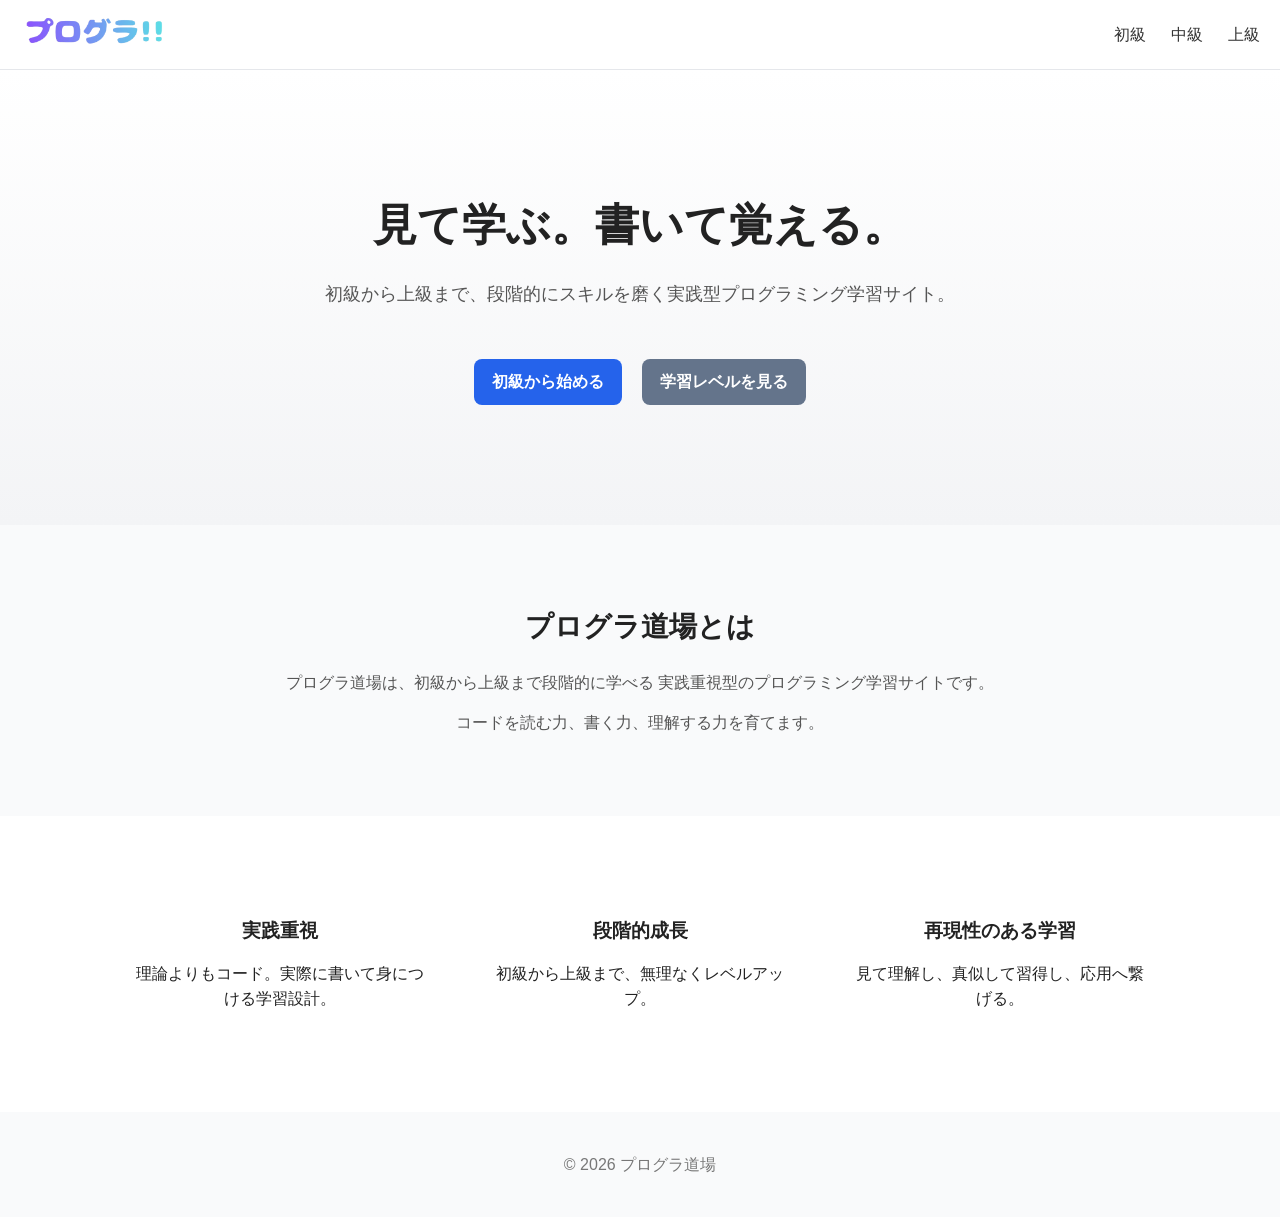
<file: プログラ道場/index.html>
<!DOCTYPE html>
<html lang="ja">
<head>
<meta charset="UTF-8">
<meta name="viewport" content="width=device-width, initial-scale=1.0">
<title>プログラ道場</title>
<link rel="stylesheet" href="css/style.css">
</head>
<body>

<header class="site-header">
  <div class="container">
    <a href="index.html" class="logo">
      <img src="assets/images/logo.png" alt="プログラ道場">
    </a>
    <nav>
      <ul>
        <li><a href="pages/beginner.html">初級</a></li>
        <li><a href="pages/intermediate.html">中級</a></li>
        <li><a href="pages/advanced.html">上級</a></li>
      </ul>
    </nav>
  </div>
</header>

<section class="hero">
  <div class="hero-inner">
    <h1>見て学ぶ。書いて覚える。</h1>
    <p class="hero-sub">
      初級から上級まで、段階的にスキルを磨く実践型プログラミング学習サイト。
    </p>
    <div class="hero-buttons">
      <a href="pages/beginner.html" class="btn primary">初級から始める</a>
      <a href="pages/level.html" class="btn secondary">学習レベルを見る</a>
    </div>
  </div>
</section>

<section class="about">
  <div class="container-column">
    <h2>プログラ道場とは</h2>
    <p>
      プログラ道場は、初級から上級まで段階的に学べる
      実践重視型のプログラミング学習サイトです。
    </p>
    <p>
      コードを読む力、書く力、理解する力を育てます。
    </p>
  </div>
</section>

<section class="features">
  <div class="feature-container">
    <div class="feature">
      <h3>実践重視</h3>
      <p>理論よりもコード。実際に書いて身につける学習設計。</p>
    </div>
    <div class="feature">
      <h3>段階的成長</h3>
      <p>初級から上級まで、無理なくレベルアップ。</p>
    </div>
    <div class="feature">
      <h3>再現性のある学習</h3>
      <p>見て理解し、真似して習得し、応用へ繋げる。</p>
    </div>
  </div>
</section>

<footer style="text-align:center; padding:40px 0; color:#777;">
  © 2026 プログラ道場
</footer>

</body>
</html>
</file>
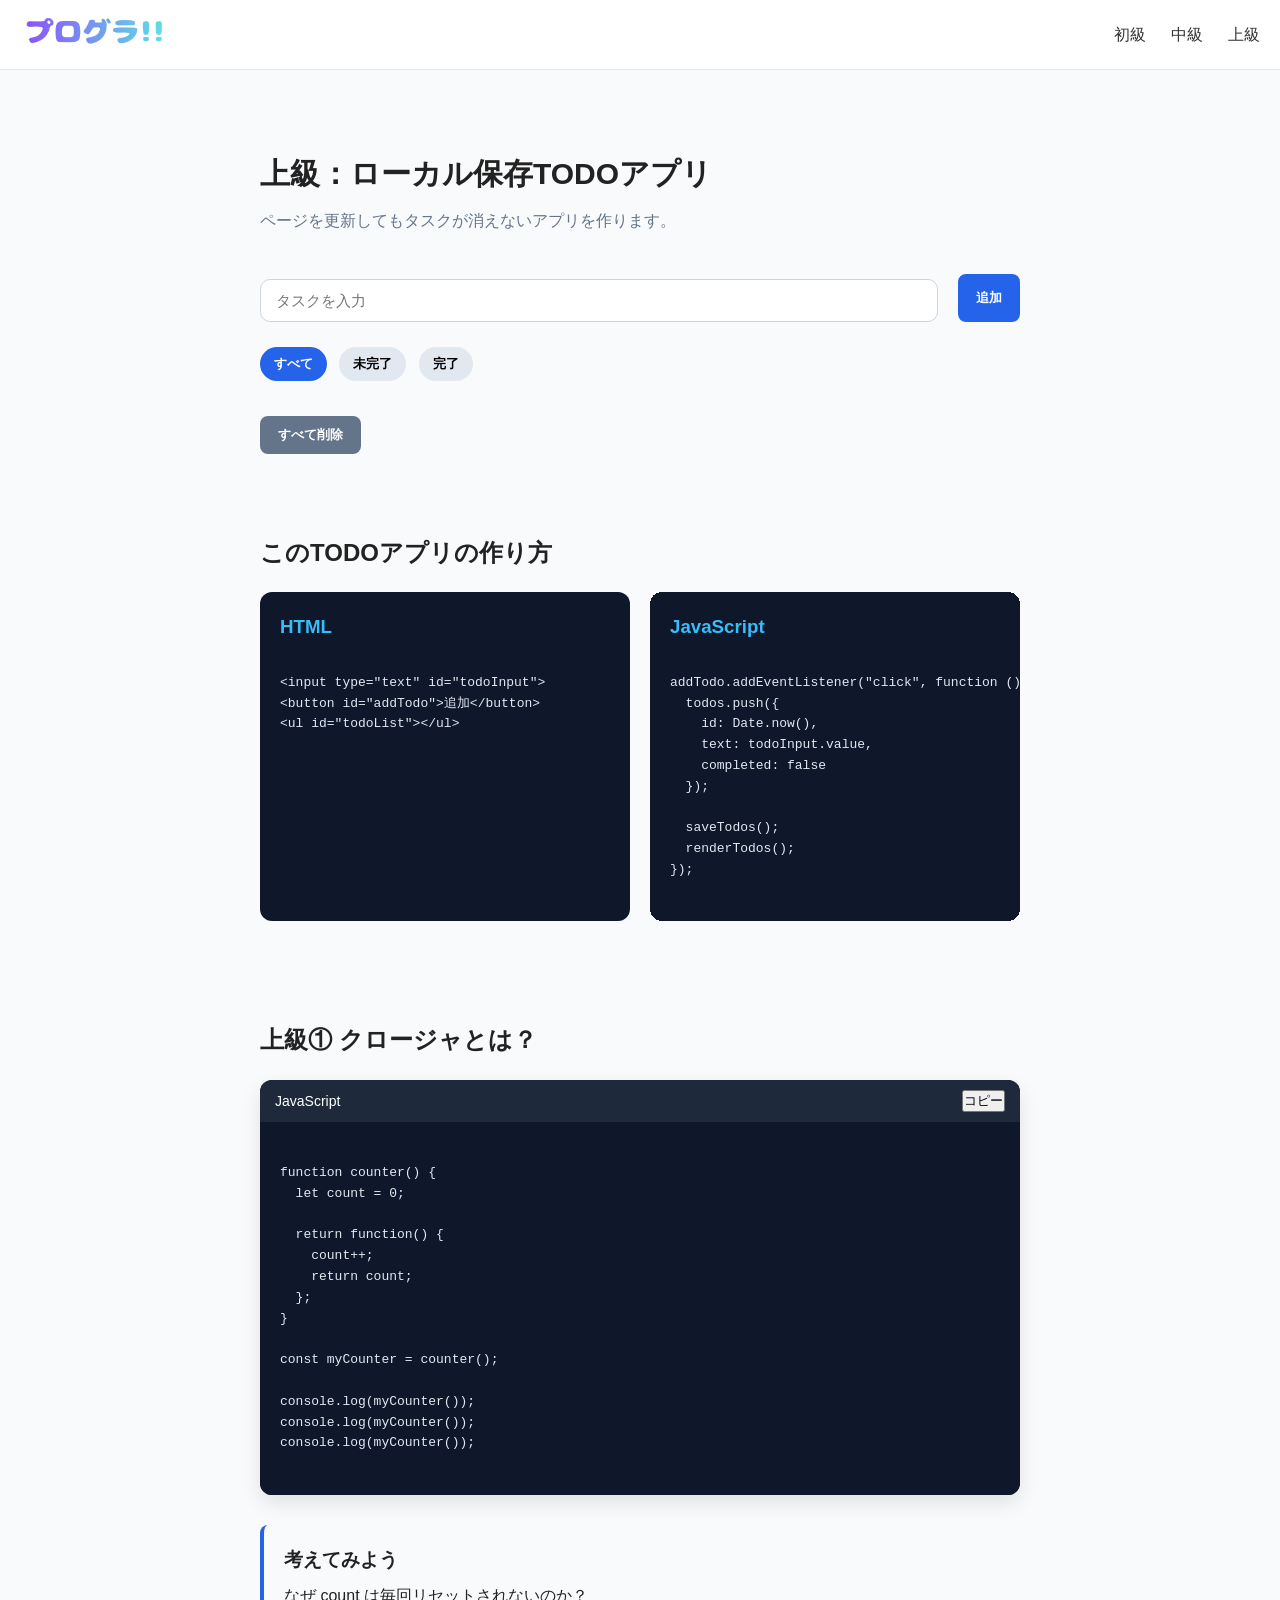
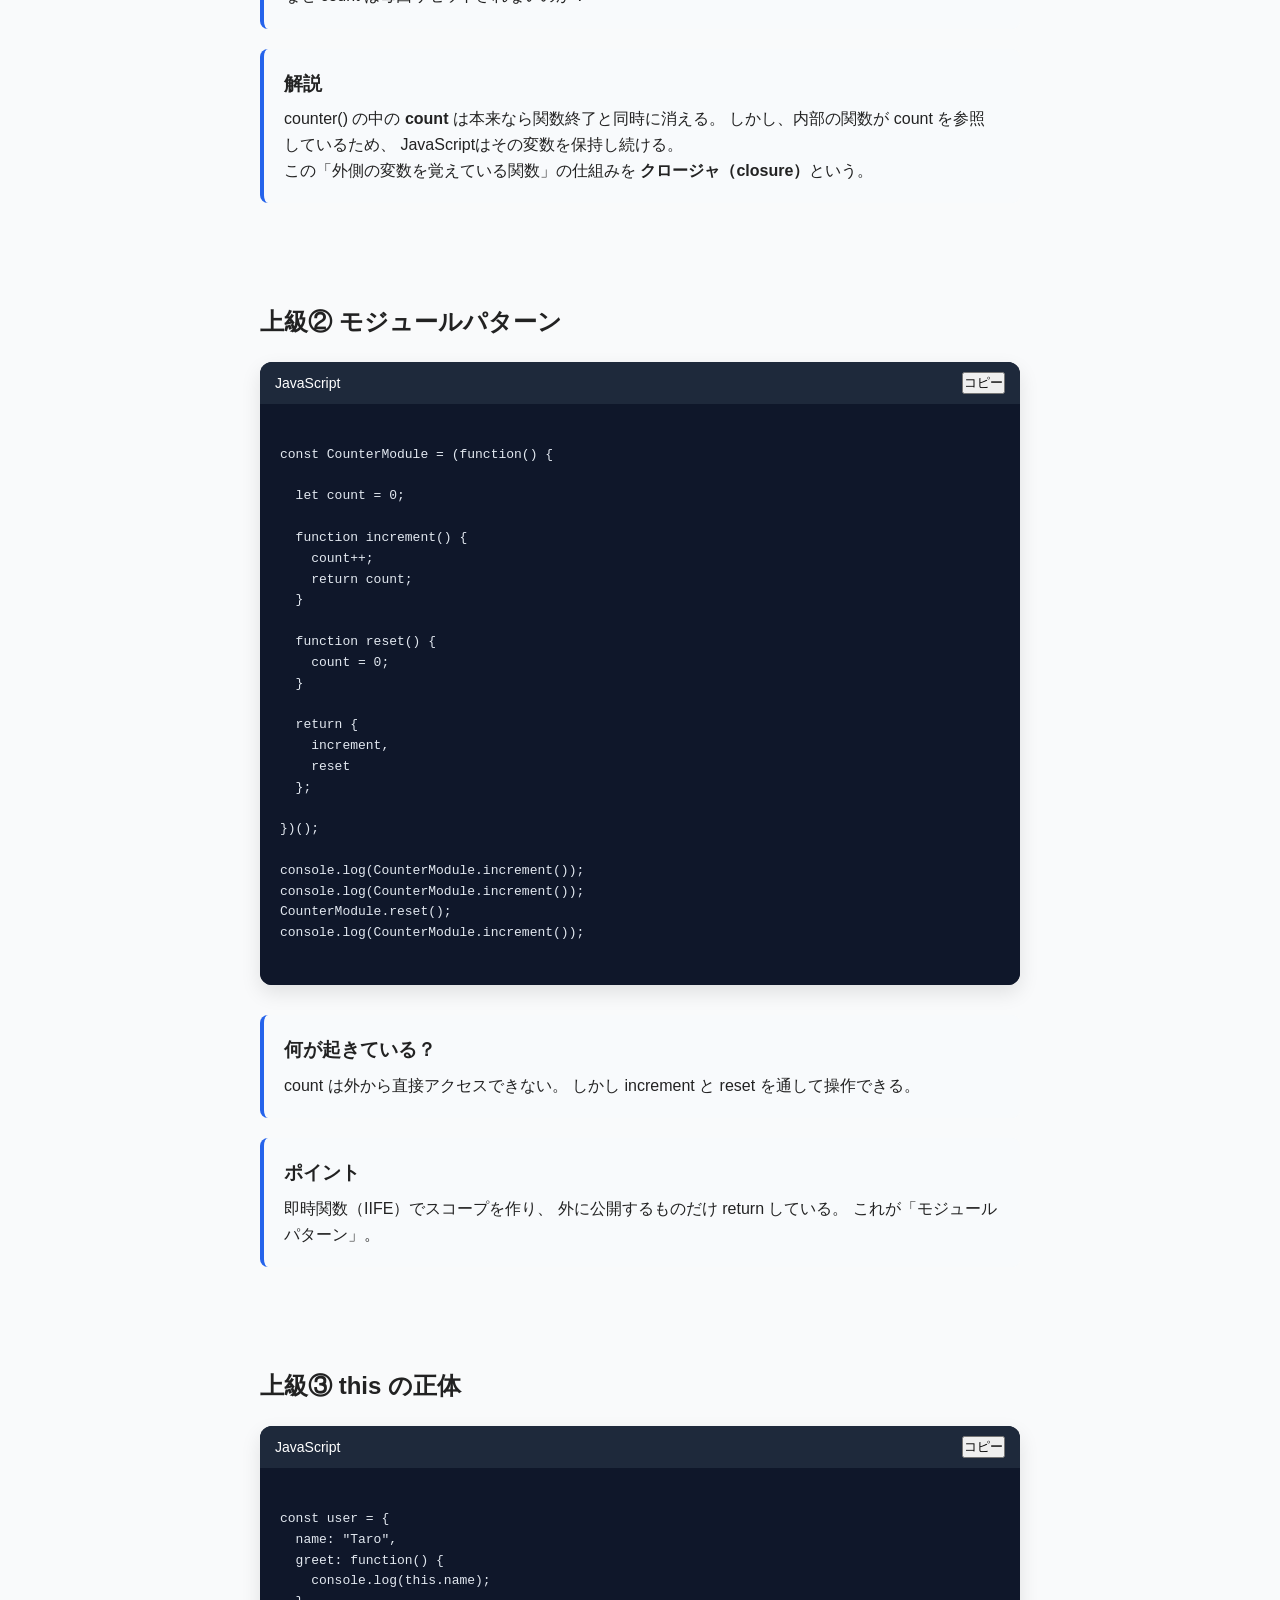
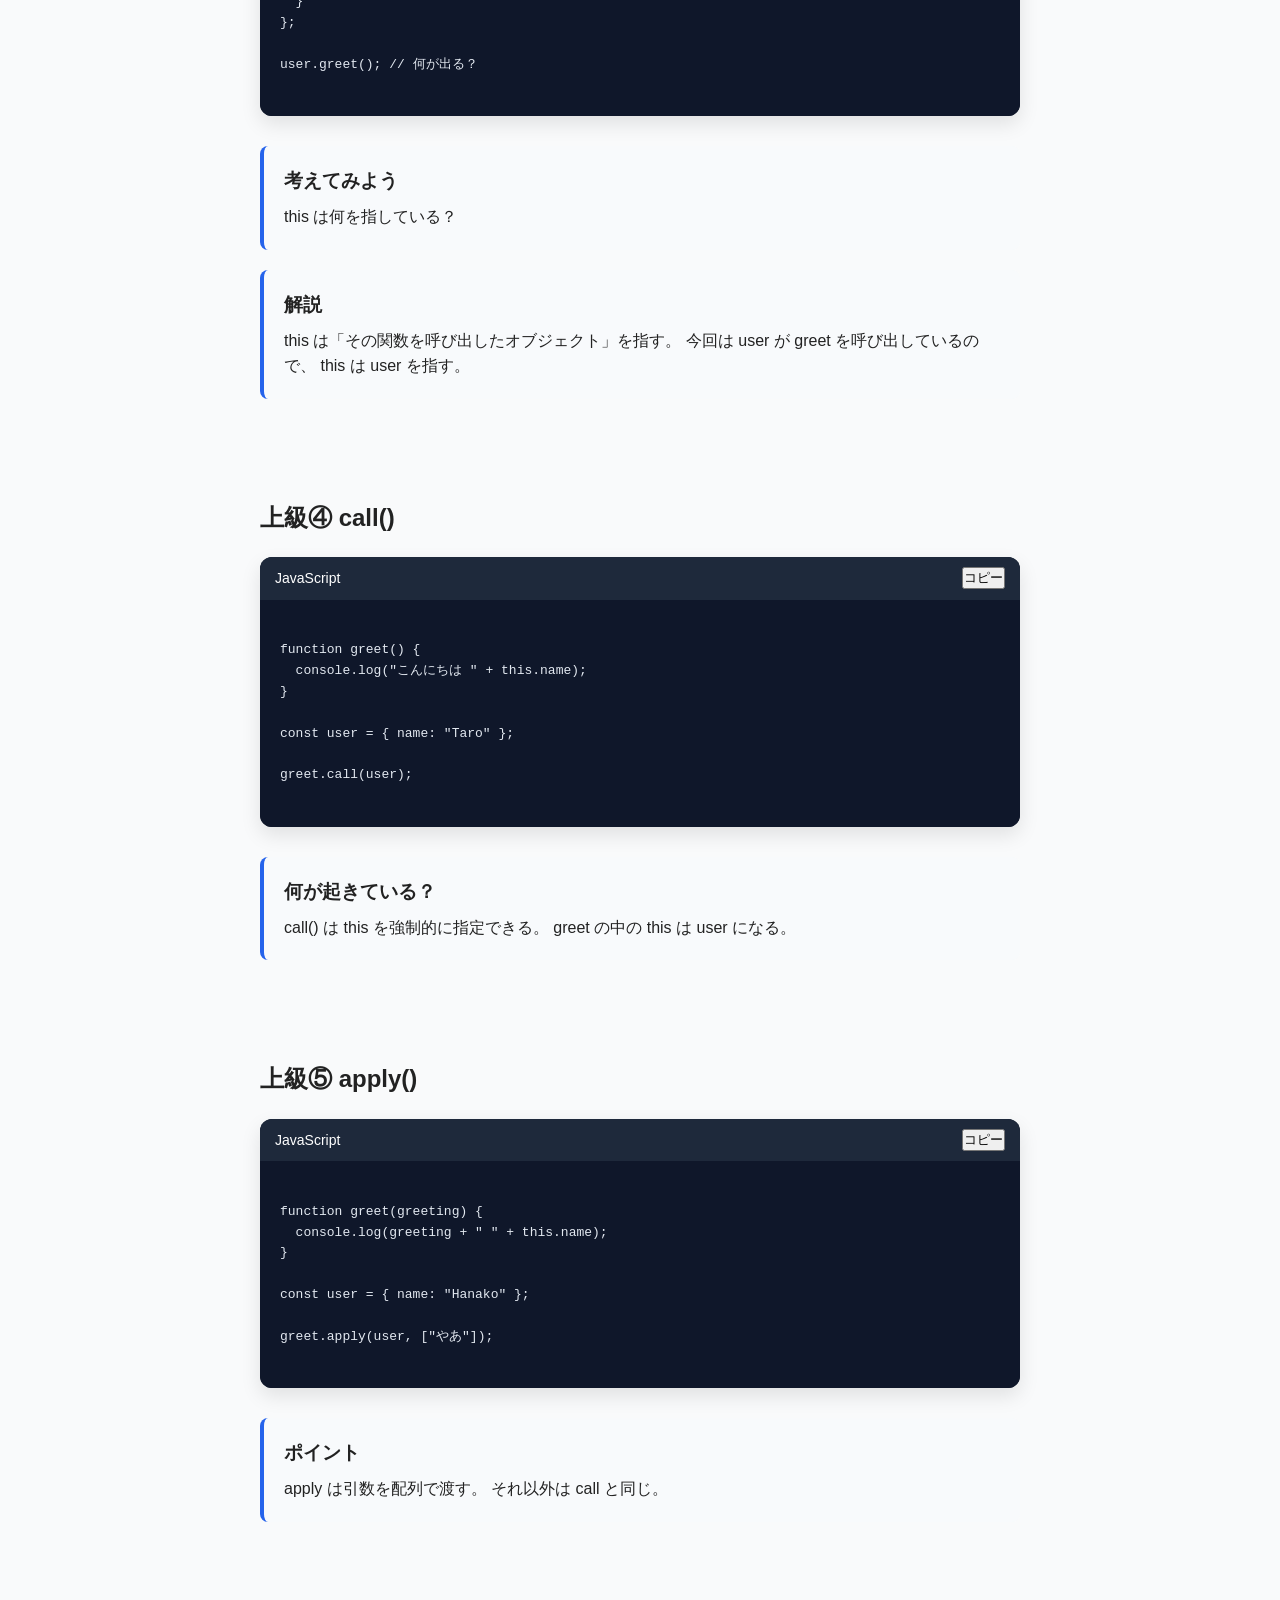
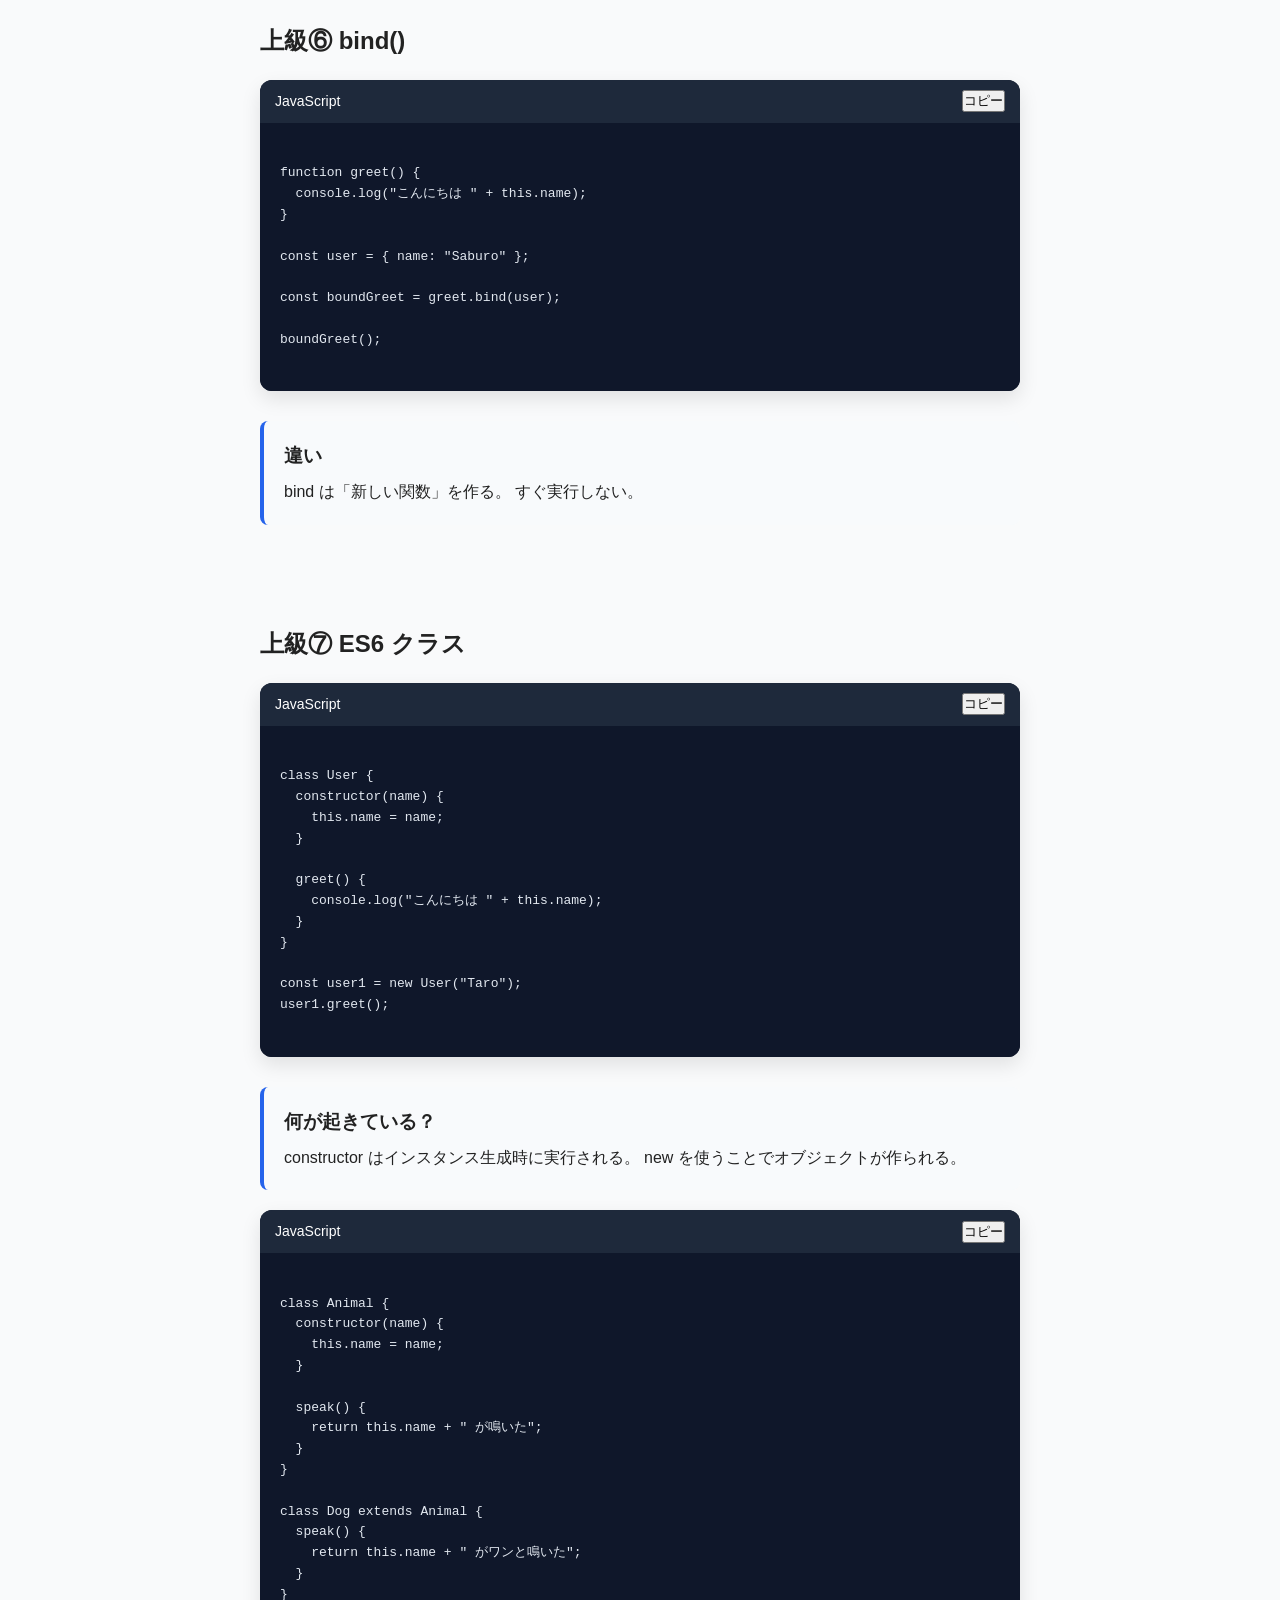
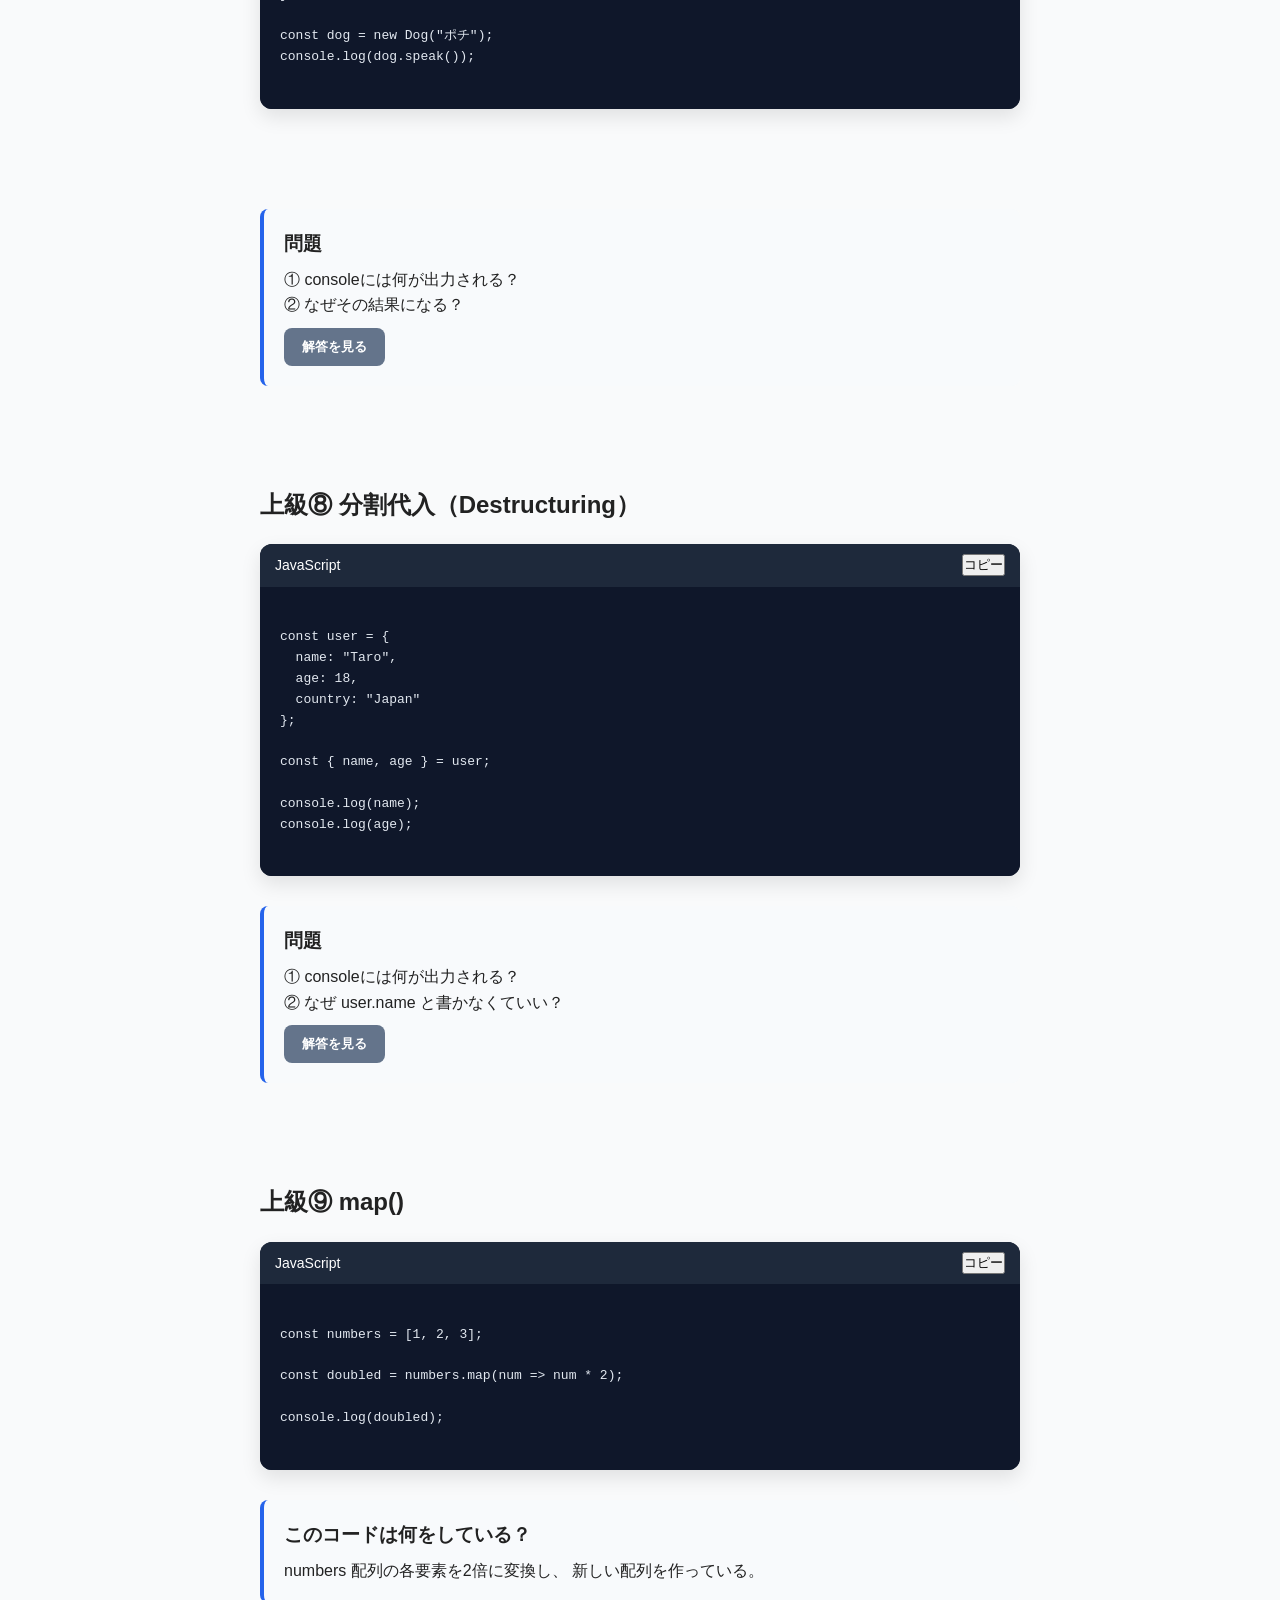
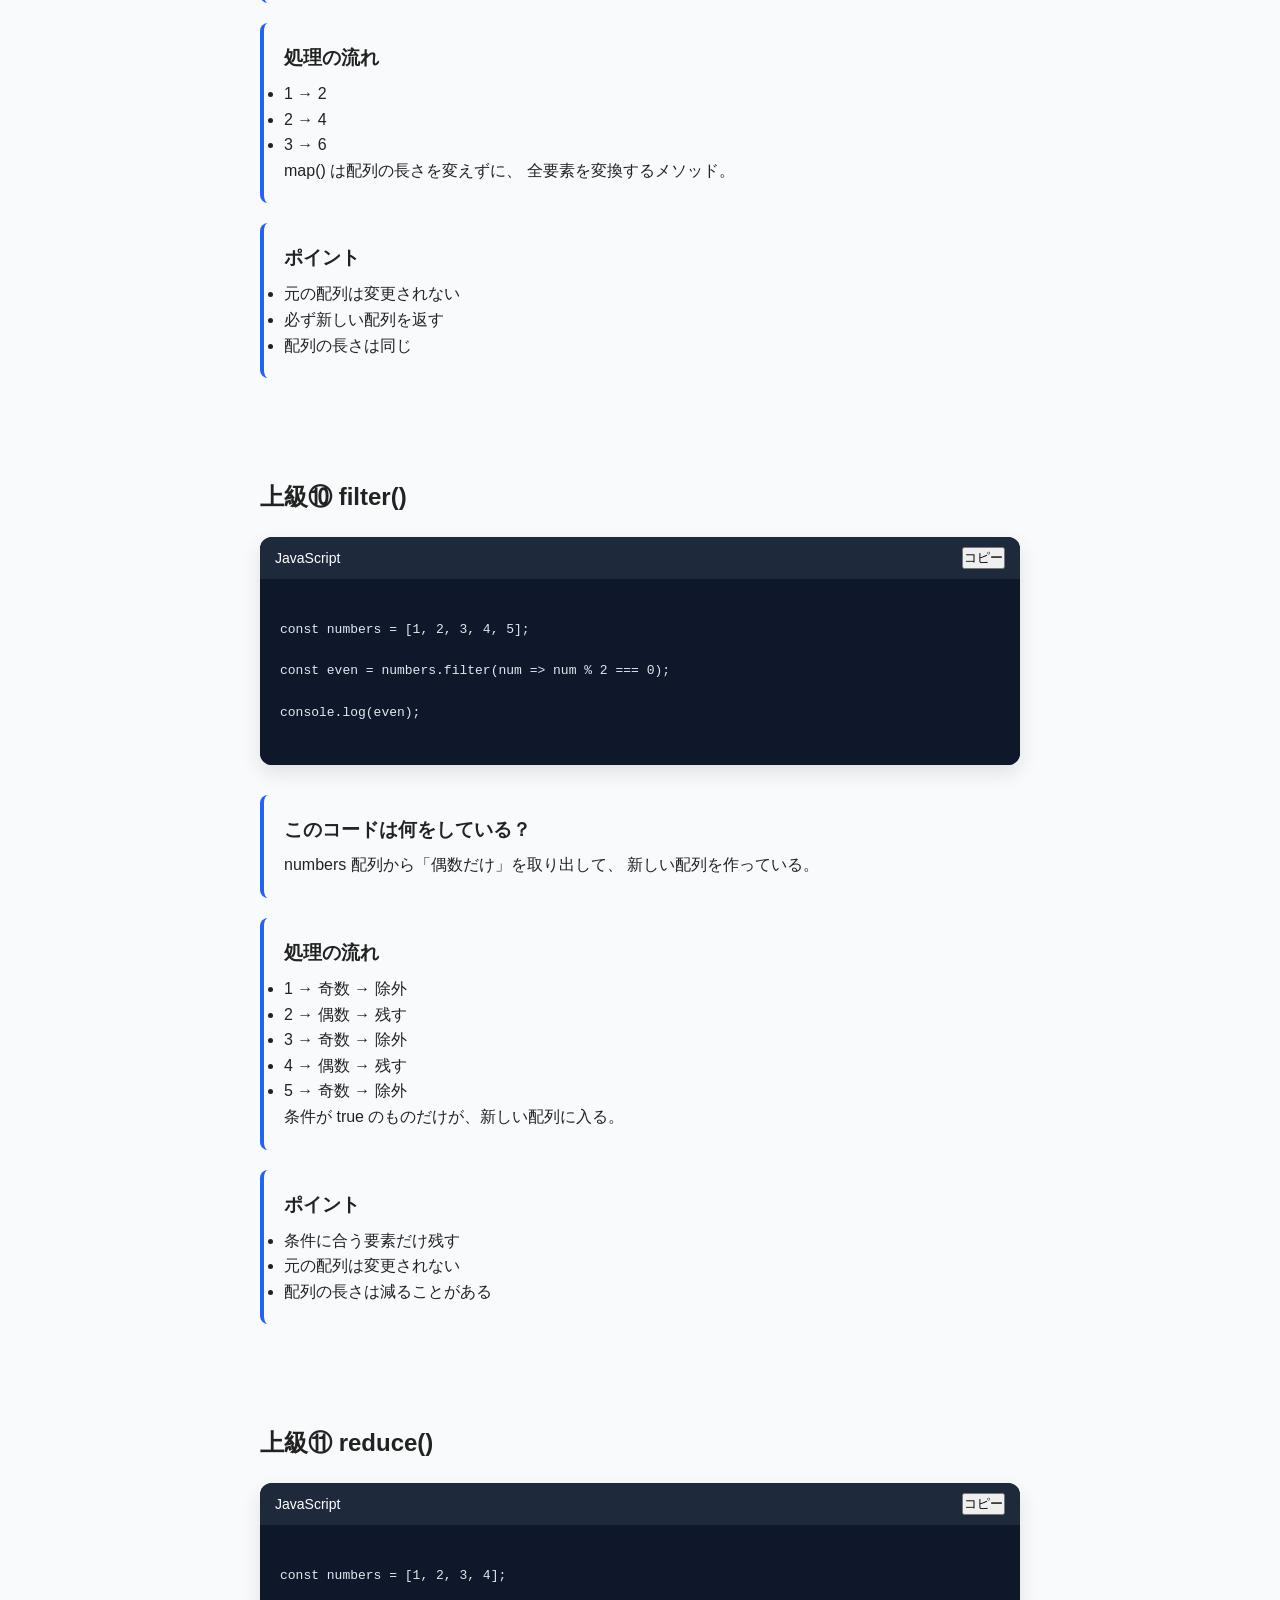
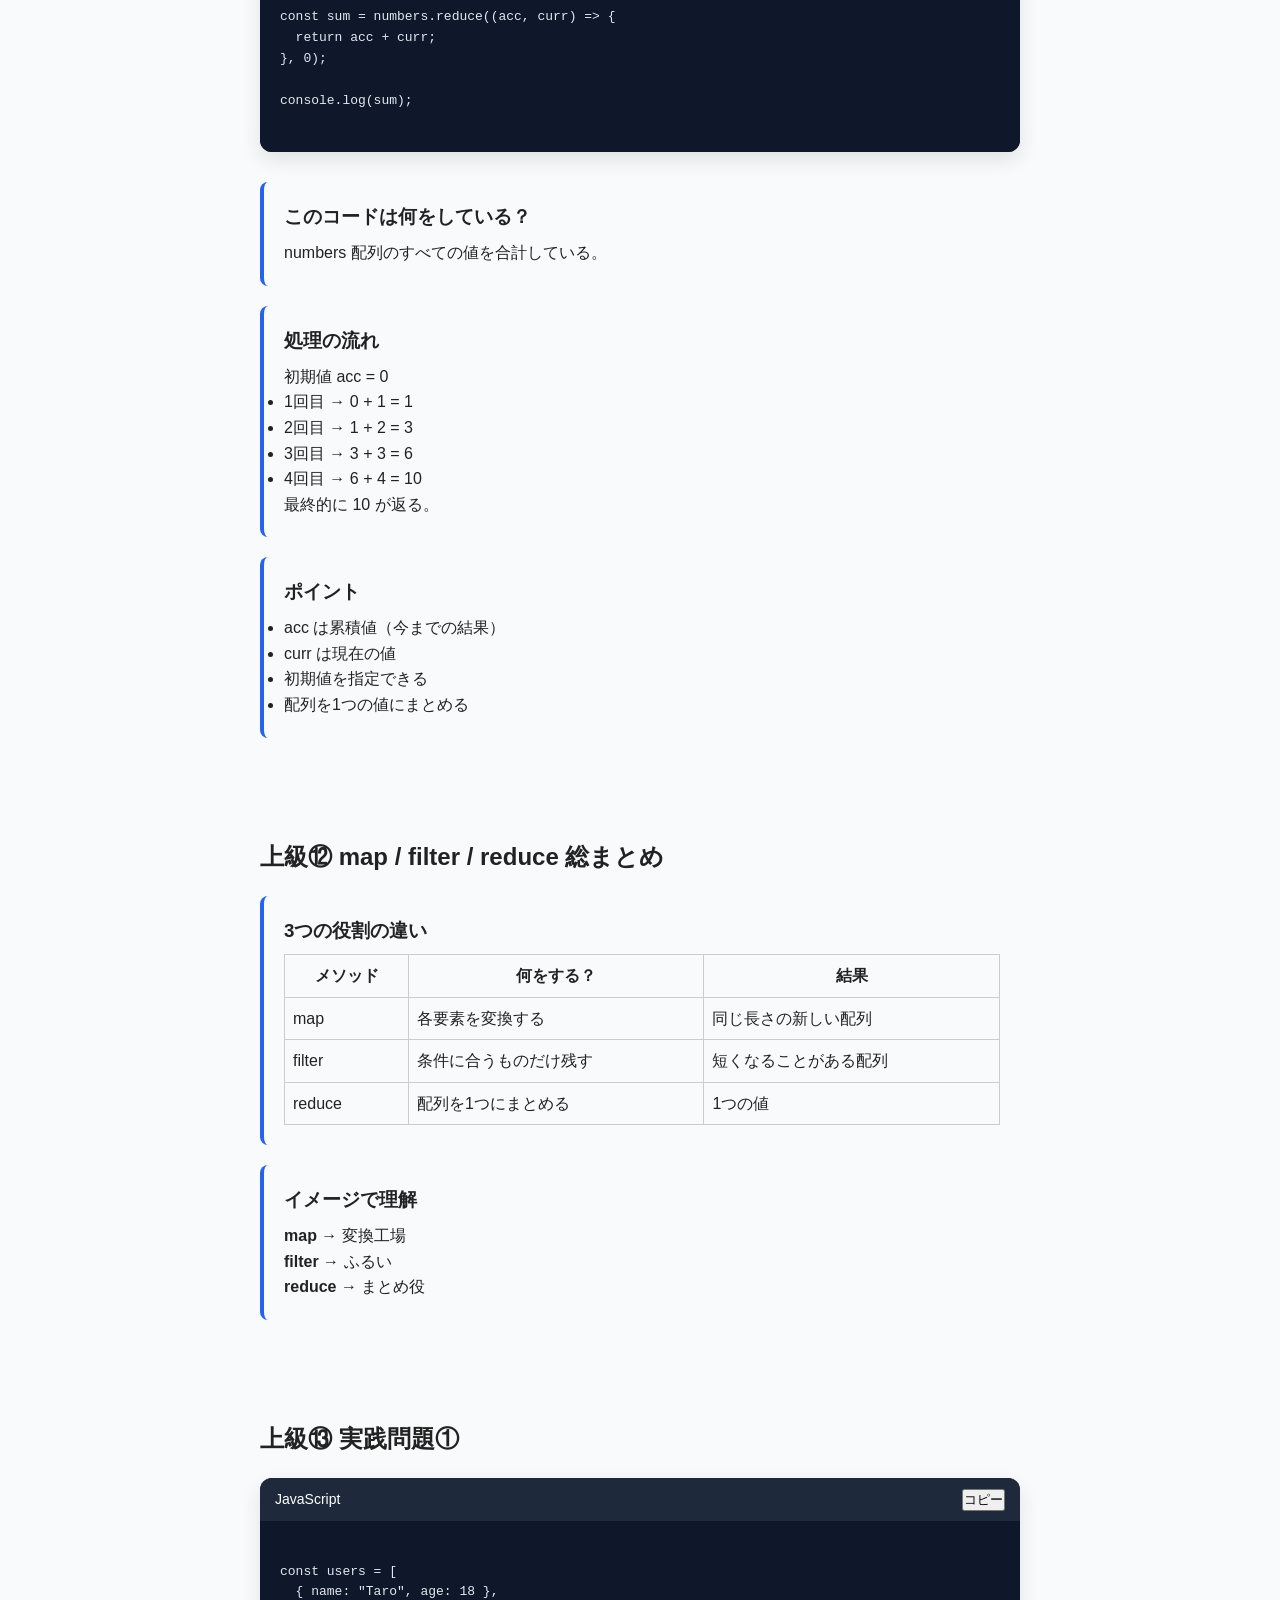
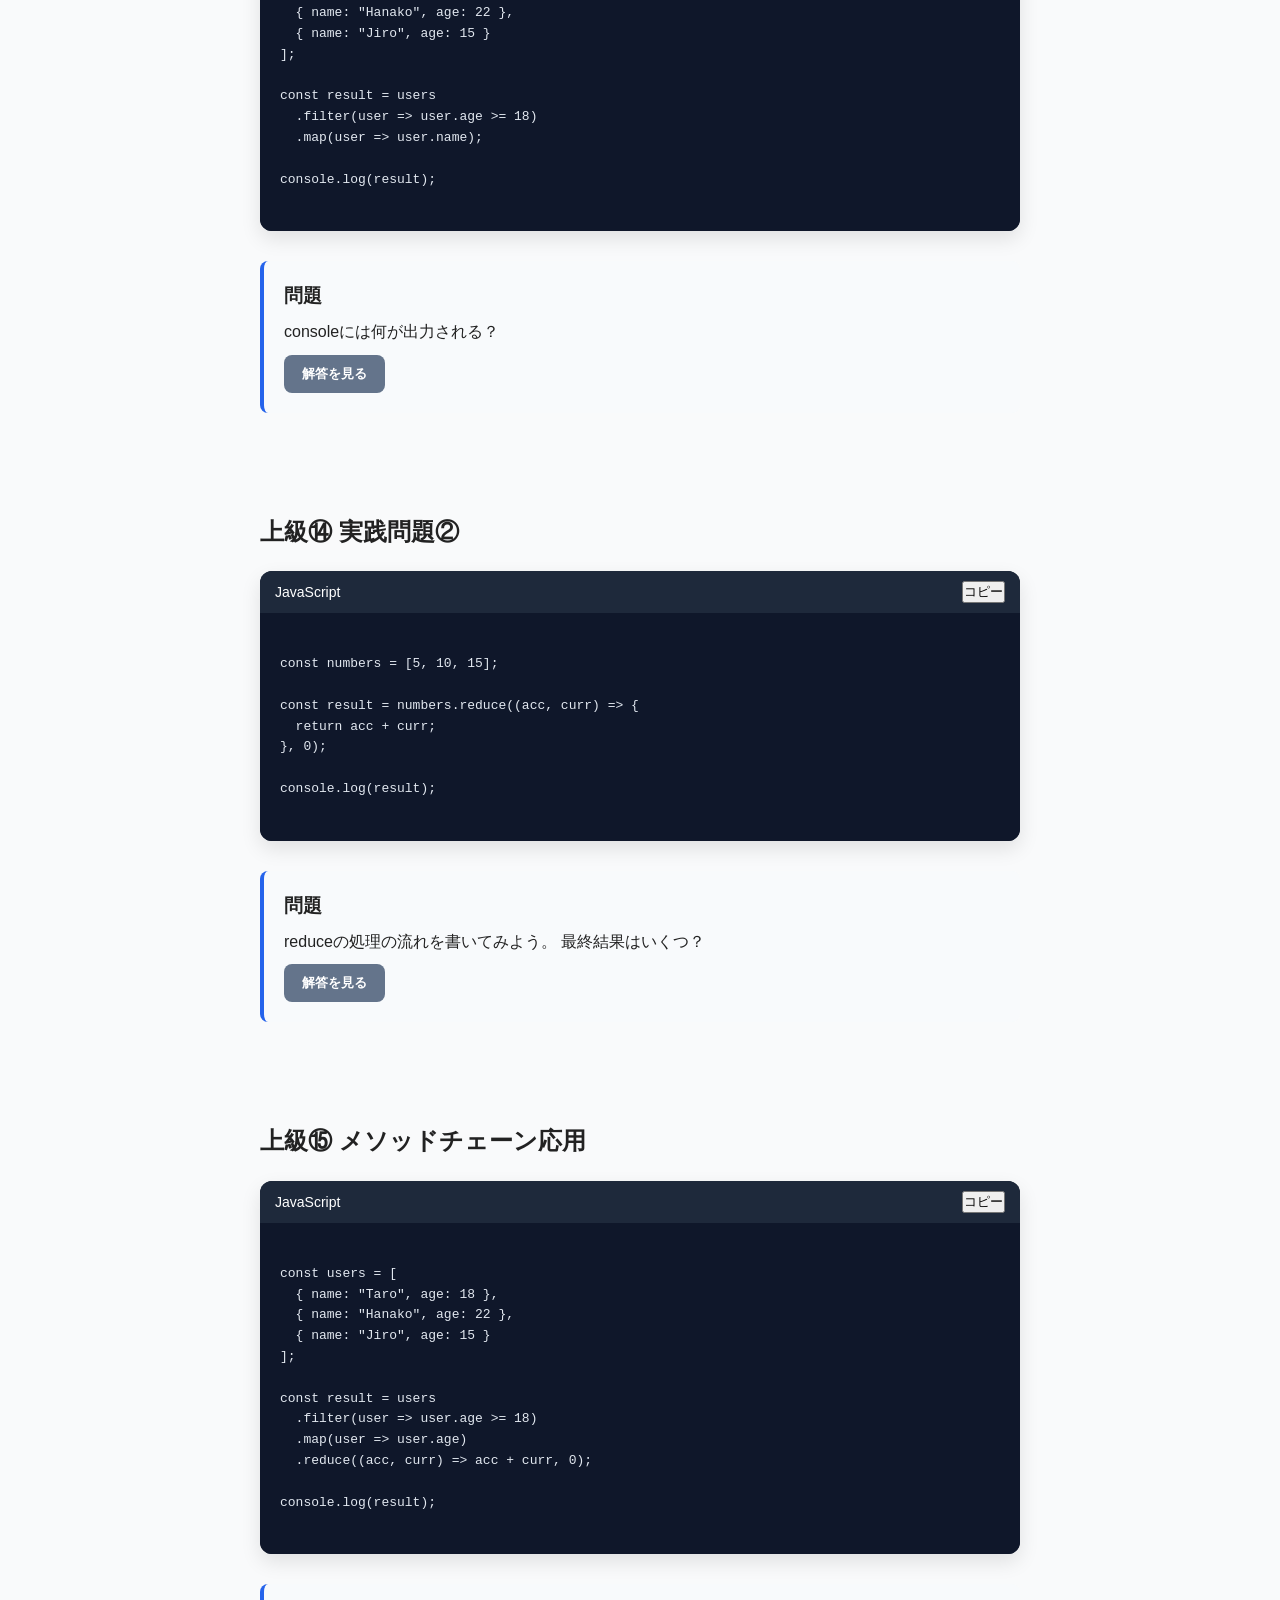
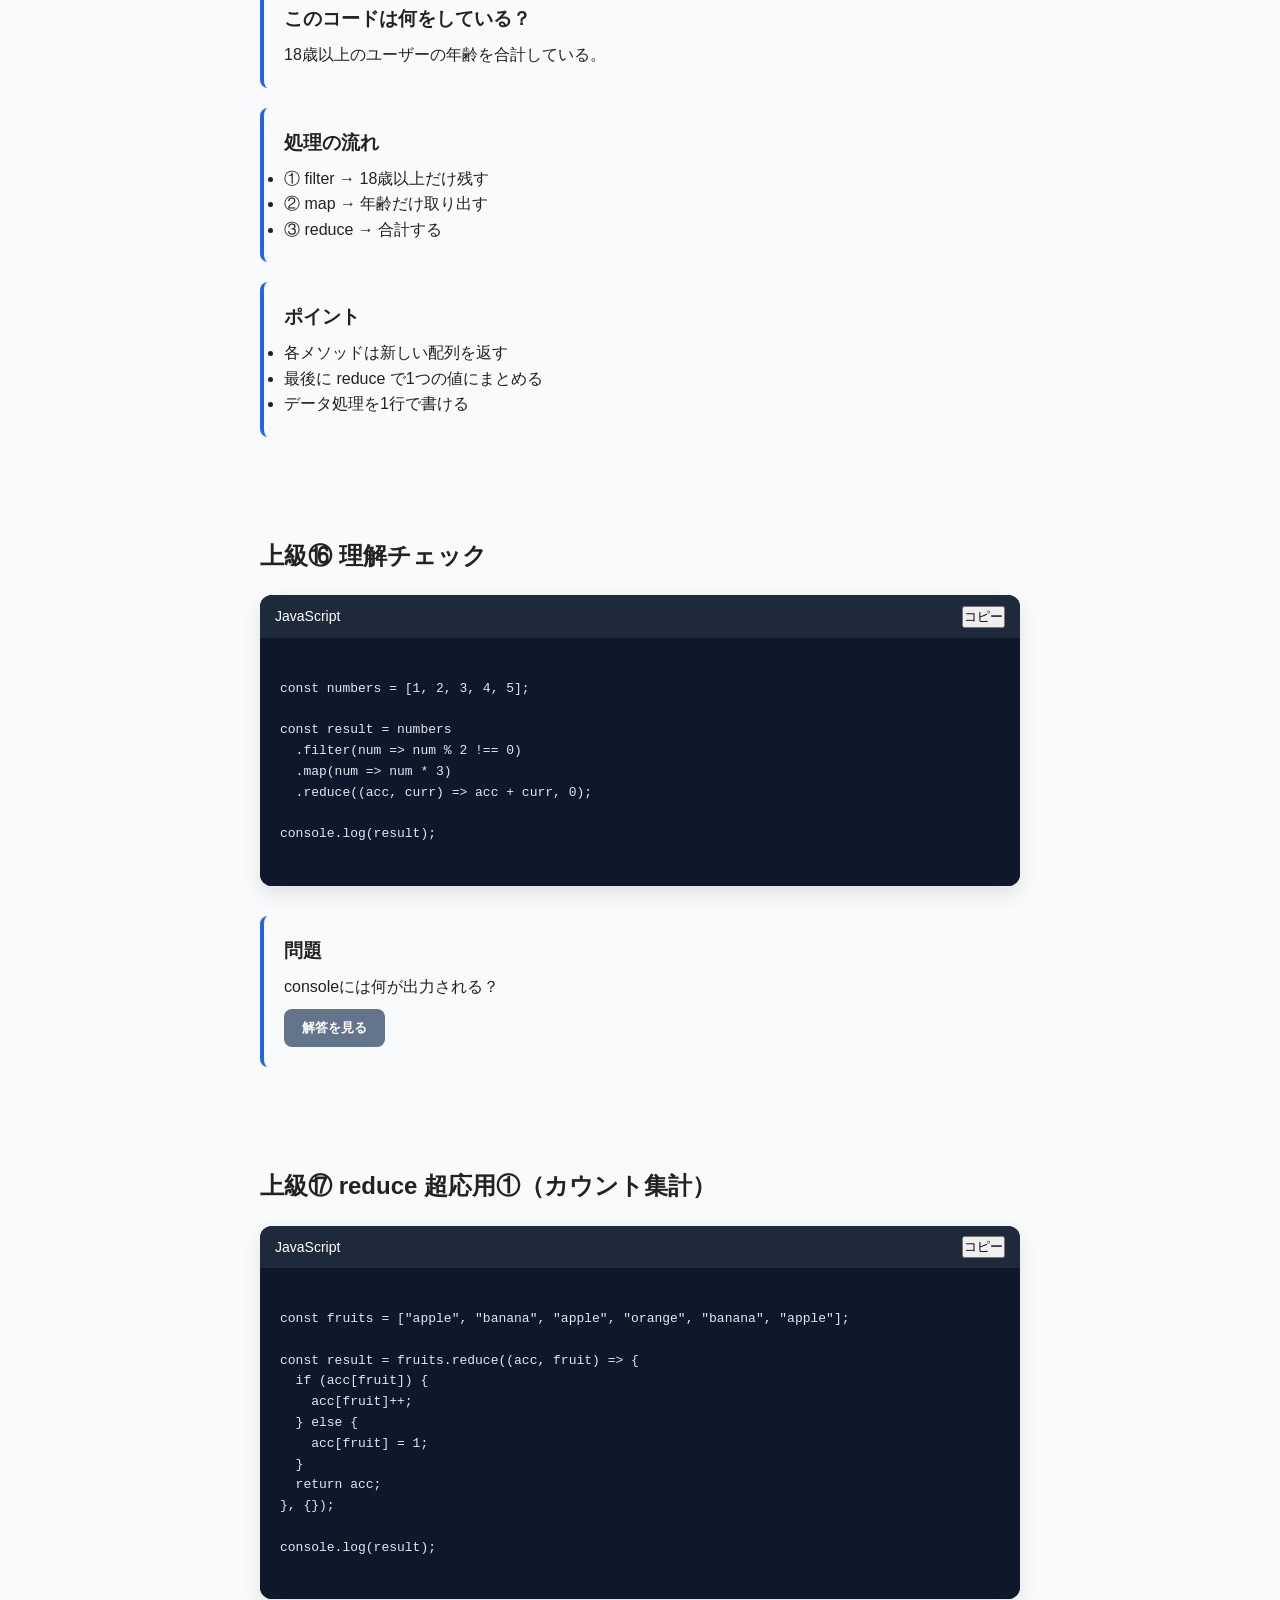
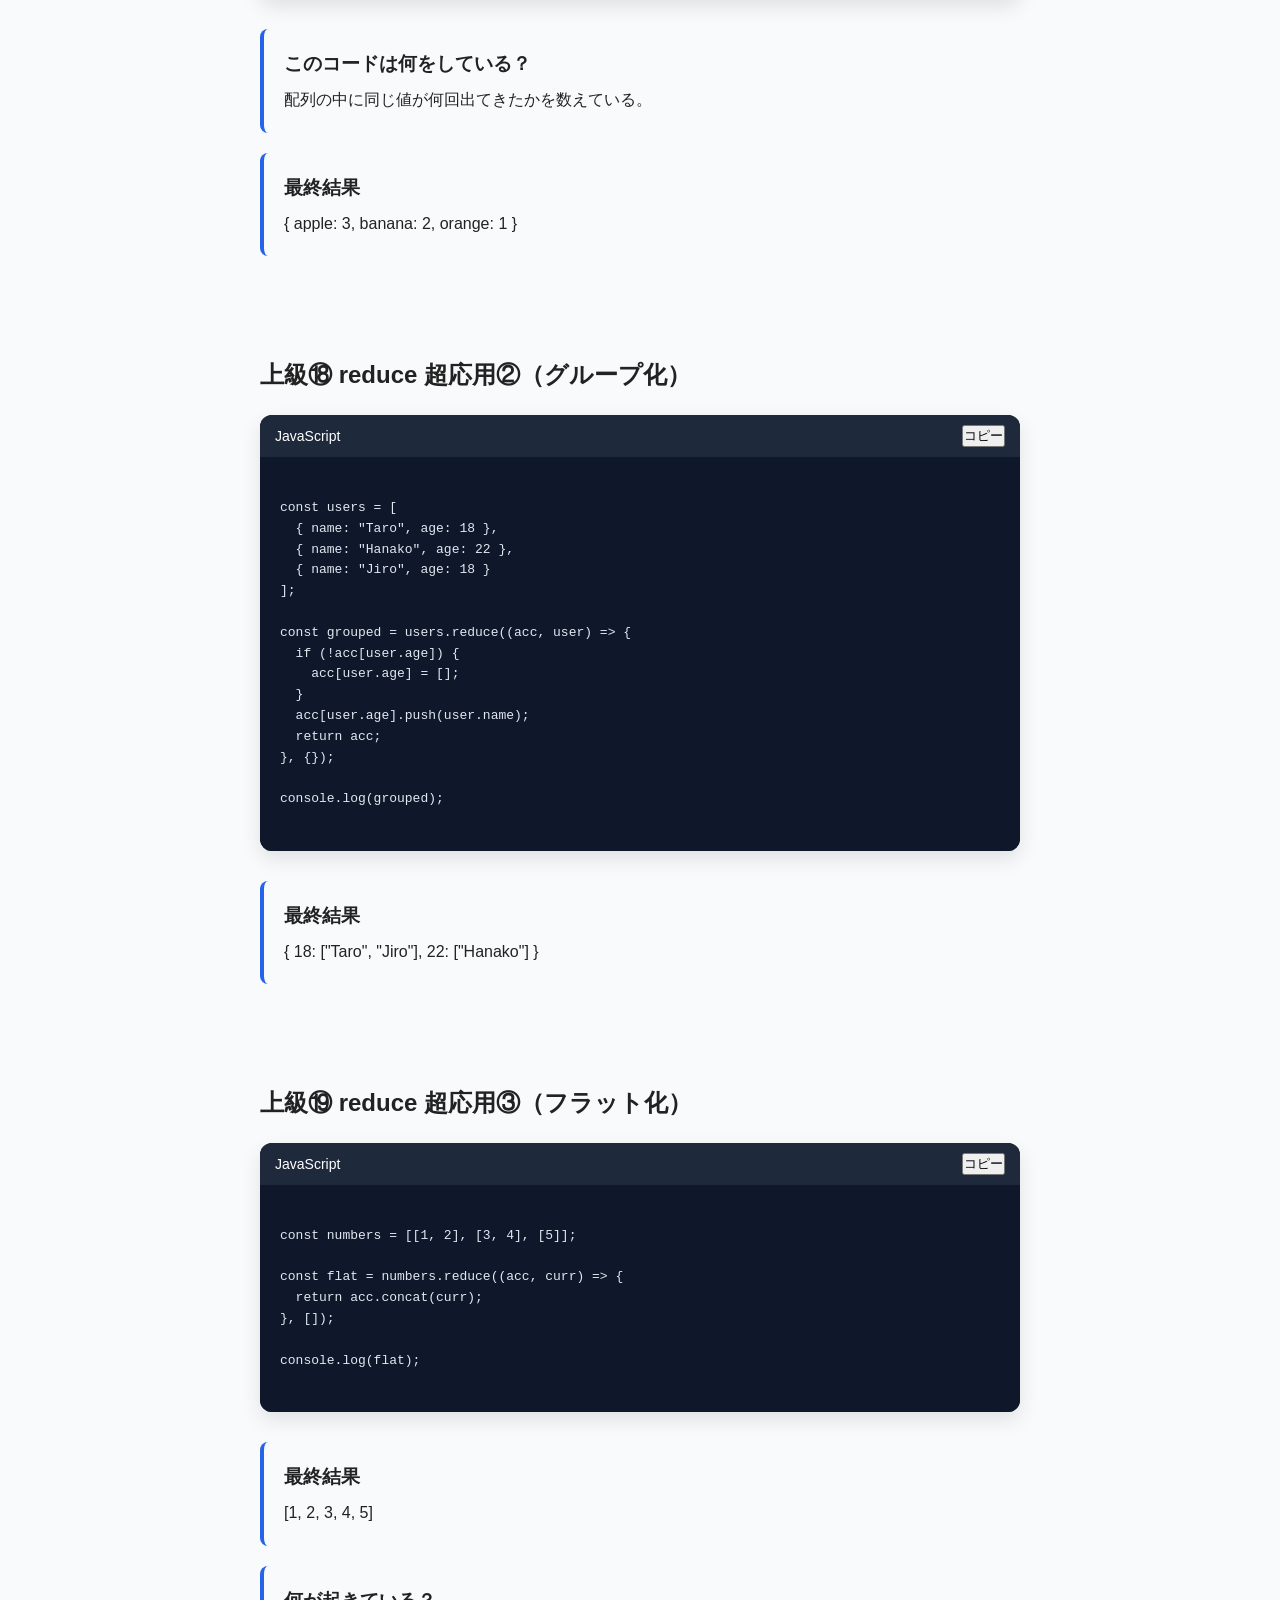
<file: プログラ道場/pages/advanced.html>
<!DOCTYPE html>
<html lang="ja">
<head>
  <meta charset="UTF-8">
  <meta name="viewport" content="width=device-width, initial-scale=1.0">
  <title>上級 | プログラ道場</title>
  <link rel="stylesheet" href="../css/style.css">
</head>

<body>

  <header class="site-header">
  <div class="container">
    <a href="../index.html" class="logo">
      <img src="../assets/images/logo.png" alt="プログラ道場">
    </a>
    <nav>
      <ul>
        <li><a href="beginner.html">初級</a></li>
        <li><a href="intermediate.html">中級</a></li>
        <li><a href="advanced.html">上級</a></li>
      </ul>
    </nav>
  </div>
</header>

  <!-- メインコンテンツ -->
  <main class="advanced-container">

    <section class="advanced-section">

      <h1>上級：ローカル保存TODOアプリ</h1>
      <p>ページを更新してもタスクが消えないアプリを作ります。</p>

      <!-- 入力エリア -->
      <div class="todo-input-area">
        <input type="text" id="todoInput" placeholder="タスクを入力">
        <button id="addTodo" class="btn">追加</button>
      </div>

      <!-- フィルター -->
      <div class="todo-filter">
        <button class="filter-btn active" data-filter="all">すべて</button>
        <button class="filter-btn" data-filter="active">未完了</button>
        <button class="filter-btn" data-filter="completed">完了</button>
      </div>

      <!-- リスト -->
      <ul id="todoList" class="todo-list"></ul>

      <!-- 全削除 -->
      <div class="todo-actions">
        <button id="clearAll" class="btn secondary">すべて削除</button>
      </div>

    </section>

<section class="advanced-explain">

  <h2>このTODOアプリの作り方</h2>

  <div class="code-grid">

    <!-- HTML側 -->
    <div class="code-column">
      <h3>HTML</h3>
      <pre><code>
&lt;input type="text" id="todoInput"&gt;
&lt;button id="addTodo"&gt;追加&lt;/button&gt;
&lt;ul id="todoList"&gt;&lt;/ul&gt;
      </code></pre>
    </div>

    <!-- JS側 -->
    <div class="code-column">
      <h3>JavaScript</h3>
      <pre><code>
addTodo.addEventListener("click", function () {
  todos.push({
    id: Date.now(),
    text: todoInput.value,
    completed: false
  });

  saveTodos();
  renderTodos();
});
      </code></pre>
    </div>

  </div>

</section>

<section class="advanced-learn">

  <h2>上級① クロージャとは？</h2>

  <div class="code-wrapper">
    <div class="code-header">
      <span>JavaScript</span>
      <button onclick="copyCode(this)" class="mini-copy">コピー</button>
    </div>
    <pre><code>
function counter() {
  let count = 0;

  return function() {
    count++;
    return count;
  };
}

const myCounter = counter();

console.log(myCounter());
console.log(myCounter());
console.log(myCounter());
    </code></pre>
  </div>

  <div class="explain-box">
    <h3>考えてみよう</h3>
    <p>
      なぜ count は毎回リセットされないのか？
    </p>
  </div>

  <div class="explain-box">
    <h3>解説</h3>
    <p>
      counter() の中の <strong>count</strong> は本来なら関数終了と同時に消える。
      しかし、内部の関数が count を参照しているため、
      JavaScriptはその変数を保持し続ける。
    </p>
    <p>
      この「外側の変数を覚えている関数」の仕組みを
      <strong>クロージャ（closure）</strong>という。
    </p>
  </div>

</section>

<section class="advanced-learn">

  <h2>上級② モジュールパターン</h2>

  <div class="code-wrapper">
    <div class="code-header">
      <span>JavaScript</span>
      <button onclick="copyCode(this)" class="mini-copy">コピー</button>
    </div>
    <pre><code>
const CounterModule = (function() {

  let count = 0;

  function increment() {
    count++;
    return count;
  }

  function reset() {
    count = 0;
  }

  return {
    increment,
    reset
  };

})();

console.log(CounterModule.increment());
console.log(CounterModule.increment());
CounterModule.reset();
console.log(CounterModule.increment());
    </code></pre>
  </div>

  <div class="explain-box">
    <h3>何が起きている？</h3>
    <p>
      count は外から直接アクセスできない。
      しかし increment と reset を通して操作できる。
    </p>
  </div>

  <div class="explain-box">
    <h3>ポイント</h3>
    <p>
      即時関数（IIFE）でスコープを作り、
      外に公開するものだけ return している。
      これが「モジュールパターン」。
    </p>
  </div>

</section>

<section class="advanced-learn">

  <h2>上級③ this の正体</h2>

  <div class="code-wrapper">
    <div class="code-header">
      <span>JavaScript</span>
      <button onclick="copyCode(this)" class="mini-copy">コピー</button>
    </div>
    <pre><code>
const user = {
  name: "Taro",
  greet: function() {
    console.log(this.name);
  }
};

user.greet(); // 何が出る？
    </code></pre>
  </div>

  <div class="explain-box">
    <h3>考えてみよう</h3>
    <p>
      this は何を指している？
    </p>
  </div>

  <div class="explain-box">
    <h3>解説</h3>
    <p>
      this は「その関数を呼び出したオブジェクト」を指す。
      今回は user が greet を呼び出しているので、
      this は user を指す。
    </p>
  </div>

</section>

<section class="advanced-learn">

  <h2>上級④ call()</h2>

  <div class="code-wrapper">
    <div class="code-header">
      <span>JavaScript</span>
      <button onclick="copyCode(this)" class="mini-copy">コピー</button>
    </div>
    <pre><code>
function greet() {
  console.log("こんにちは " + this.name);
}

const user = { name: "Taro" };

greet.call(user);
    </code></pre>
  </div>

  <div class="explain-box">
    <h3>何が起きている？</h3>
    <p>
      call() は this を強制的に指定できる。
      greet の中の this は user になる。
    </p>
  </div>

</section>

<section class="advanced-learn">

  <h2>上級⑤ apply()</h2>

  <div class="code-wrapper">
    <div class="code-header">
      <span>JavaScript</span>
      <button onclick="copyCode(this)" class="mini-copy">コピー</button>
    </div>
    <pre><code>
function greet(greeting) {
  console.log(greeting + " " + this.name);
}

const user = { name: "Hanako" };

greet.apply(user, ["やあ"]);
    </code></pre>
  </div>

  <div class="explain-box">
    <h3>ポイント</h3>
    <p>
      apply は引数を配列で渡す。
      それ以外は call と同じ。
    </p>
  </div>

</section>

<section class="advanced-learn">

  <h2>上級⑥ bind()</h2>

  <div class="code-wrapper">
    <div class="code-header">
      <span>JavaScript</span>
      <button onclick="copyCode(this)" class="mini-copy">コピー</button>
    </div>
    <pre><code>
function greet() {
  console.log("こんにちは " + this.name);
}

const user = { name: "Saburo" };

const boundGreet = greet.bind(user);

boundGreet();
    </code></pre>
  </div>

  <div class="explain-box">
    <h3>違い</h3>
    <p>
      bind は「新しい関数」を作る。
      すぐ実行しない。
    </p>
  </div>

</section>

<section class="advanced-learn">

  <h2>上級⑦ ES6 クラス</h2>

  <div class="code-wrapper">
    <div class="code-header">
      <span>JavaScript</span>
      <button onclick="copyCode(this)" class="mini-copy">コピー</button>
    </div>
    <pre><code>
class User {
  constructor(name) {
    this.name = name;
  }

  greet() {
    console.log("こんにちは " + this.name);
  }
}

const user1 = new User("Taro");
user1.greet();
    </code></pre>
  </div>

  <div class="explain-box">
    <h3>何が起きている？</h3>
    <p>
      constructor はインスタンス生成時に実行される。
      new を使うことでオブジェクトが作られる。
    </p>
  </div>

</section>

<div class="code-wrapper">
  <div class="code-header">
    <span>JavaScript</span>
    <button onclick="copyCode(this)" class="mini-copy">コピー</button>
  </div>
  <pre><code>
class Animal {
  constructor(name) {
    this.name = name;
  }

  speak() {
    return this.name + " が鳴いた";
  }
}

class Dog extends Animal {
  speak() {
    return this.name + " がワンと鳴いた";
  }
}

const dog = new Dog("ポチ");
console.log(dog.speak());
  </code></pre>
</div>

<section class="advanced-learn">

<div class="explain-box">
  <h3>問題</h3>
  <p>
    ① consoleには何が出力される？<br>
    ② なぜその結果になる？
  </p>

  <button class="btn secondary" onclick="toggleAnswer(this)">
    解答を見る
  </button>

  <div class="answer-box" style="display: none; margin-top:15px;">
    <p><strong>ポチ がワンと鳴いた</strong></p>
    <p>
      理由：Dogクラスがspeak()をオーバーライドしているため、
      子クラスのメソッドが優先される。
    </p>
  </div>
</div>

<section class="advanced-learn">

  <h2>上級⑧ 分割代入（Destructuring）</h2>

  <div class="code-wrapper">
    <div class="code-header">
      <span>JavaScript</span>
      <button onclick="copyCode(this)" class="mini-copy">コピー</button>
    </div>
    <pre><code>
const user = {
  name: "Taro",
  age: 18,
  country: "Japan"
};

const { name, age } = user;

console.log(name);
console.log(age);
    </code></pre>
  </div>

  <div class="explain-box">
    <h3>問題</h3>
    <p>
      ① consoleには何が出力される？<br>
      ② なぜ user.name と書かなくていい？
    </p>

    <button class="btn secondary" onclick="toggleAnswer(this)">
      解答を見る
    </button>

    <div class="answer-box" style="display:none;">
      <p><strong>出力：</strong><br>
      Taro<br>
      18</p>
      <p>
        理由：オブジェクトのプロパティを
        変数として直接取り出しているから。
      </p>
    </div>
  </div>

</section>

<section class="advanced-learn">

  <h2>上級⑨ map()</h2>

  <!-- コード -->
  <div class="code-wrapper">
    <div class="code-header">
      <span>JavaScript</span>
      <button onclick="copyCode(this)" class="mini-copy">コピー</button>
    </div>
    <pre><code>
const numbers = [1, 2, 3];

const doubled = numbers.map(num => num * 2);

console.log(doubled);
    </code></pre>
  </div>

  <!-- 説明 -->
  <div class="explain-box">
    <h3>このコードは何をしている？</h3>
    <p>
      numbers 配列の各要素を2倍に変換し、
      新しい配列を作っている。
    </p>
  </div>

  <!-- 分解 -->
  <div class="explain-box">
    <h3>処理の流れ</h3>
    <ul>
      <li>1 → 2</li>
      <li>2 → 4</li>
      <li>3 → 6</li>
    </ul>
    <p>
      map() は配列の長さを変えずに、
      全要素を変換するメソッド。
    </p>
  </div>

  <!-- まとめ -->
  <div class="explain-box">
    <h3>ポイント</h3>
    <ul>
      <li>元の配列は変更されない</li>
      <li>必ず新しい配列を返す</li>
      <li>配列の長さは同じ</li>
    </ul>
  </div>

</section>

<section class="advanced-learn">

  <h2>上級⑩ filter()</h2>

  <!-- コード -->
  <div class="code-wrapper">
    <div class="code-header">
      <span>JavaScript</span>
      <button onclick="copyCode(this)" class="mini-copy">コピー</button>
    </div>
    <pre><code>
const numbers = [1, 2, 3, 4, 5];

const even = numbers.filter(num => num % 2 === 0);

console.log(even);
    </code></pre>
  </div>

  <!-- 説明 -->
  <div class="explain-box">
    <h3>このコードは何をしている？</h3>
    <p>
      numbers 配列から「偶数だけ」を取り出して、
      新しい配列を作っている。
    </p>
  </div>

  <!-- 分解 -->
  <div class="explain-box">
    <h3>処理の流れ</h3>
    <ul>
      <li>1 → 奇数 → 除外</li>
      <li>2 → 偶数 → 残す</li>
      <li>3 → 奇数 → 除外</li>
      <li>4 → 偶数 → 残す</li>
      <li>5 → 奇数 → 除外</li>
    </ul>
    <p>
      条件が true のものだけが、新しい配列に入る。
    </p>
  </div>

  <!-- まとめ -->
  <div class="explain-box">
    <h3>ポイント</h3>
    <ul>
      <li>条件に合う要素だけ残す</li>
      <li>元の配列は変更されない</li>
      <li>配列の長さは減ることがある</li>
    </ul>
  </div>

</section>

<section class="advanced-learn">

  <h2>上級⑪ reduce()</h2>

  <!-- コード -->
  <div class="code-wrapper">
    <div class="code-header">
      <span>JavaScript</span>
      <button onclick="copyCode(this)" class="mini-copy">コピー</button>
    </div>
    <pre><code>
const numbers = [1, 2, 3, 4];

const sum = numbers.reduce((acc, curr) => {
  return acc + curr;
}, 0);

console.log(sum);
    </code></pre>
  </div>

  <!-- 説明 -->
  <div class="explain-box">
    <h3>このコードは何をしている？</h3>
    <p>
      numbers 配列のすべての値を合計している。
    </p>
  </div>

  <!-- 分解 -->
  <div class="explain-box">
    <h3>処理の流れ</h3>
    <p>初期値 acc = 0</p>
    <ul>
      <li>1回目 → 0 + 1 = 1</li>
      <li>2回目 → 1 + 2 = 3</li>
      <li>3回目 → 3 + 3 = 6</li>
      <li>4回目 → 6 + 4 = 10</li>
    </ul>
    <p>
      最終的に 10 が返る。
    </p>
  </div>

  <!-- まとめ -->
  <div class="explain-box">
    <h3>ポイント</h3>
    <ul>
      <li>acc は累積値（今までの結果）</li>
      <li>curr は現在の値</li>
      <li>初期値を指定できる</li>
      <li>配列を1つの値にまとめる</li>
    </ul>
  </div>

</section>

<section class="advanced-learn">

  <h2>上級⑫ map / filter / reduce 総まとめ</h2>

  <div class="explain-box">
    <h3>3つの役割の違い</h3>

    <table style="width:100%; border-collapse: collapse;">
      <tr>
        <th style="border:1px solid #ccc; padding:8px;">メソッド</th>
        <th style="border:1px solid #ccc; padding:8px;">何をする？</th>
        <th style="border:1px solid #ccc; padding:8px;">結果</th>
      </tr>
      <tr>
        <td style="border:1px solid #ccc; padding:8px;">map</td>
        <td style="border:1px solid #ccc; padding:8px;">各要素を変換する</td>
        <td style="border:1px solid #ccc; padding:8px;">同じ長さの新しい配列</td>
      </tr>
      <tr>
        <td style="border:1px solid #ccc; padding:8px;">filter</td>
        <td style="border:1px solid #ccc; padding:8px;">条件に合うものだけ残す</td>
        <td style="border:1px solid #ccc; padding:8px;">短くなることがある配列</td>
      </tr>
      <tr>
        <td style="border:1px solid #ccc; padding:8px;">reduce</td>
        <td style="border:1px solid #ccc; padding:8px;">配列を1つにまとめる</td>
        <td style="border:1px solid #ccc; padding:8px;">1つの値</td>
      </tr>
    </table>
  </div>

  <div class="explain-box">
    <h3>イメージで理解</h3>
    <p><strong>map</strong> → 変換工場</p>
    <p><strong>filter</strong> → ふるい</p>
    <p><strong>reduce</strong> → まとめ役</p>
  </div>

</section>

<section class="advanced-learn">

  <h2>上級⑬ 実践問題①</h2>

  <div class="code-wrapper">
    <div class="code-header">
      <span>JavaScript</span>
      <button onclick="copyCode(this)" class="mini-copy">コピー</button>
    </div>
    <pre><code>
const users = [
  { name: "Taro", age: 18 },
  { name: "Hanako", age: 22 },
  { name: "Jiro", age: 15 }
];

const result = users
  .filter(user => user.age >= 18)
  .map(user => user.name);

console.log(result);
    </code></pre>
  </div>

  <div class="explain-box">
    <h3>問題</h3>
    <p>
      consoleには何が出力される？
    </p>

    <button class="btn secondary" onclick="toggleAnswer(this)">
      解答を見る
    </button>

    <div class="answer-box" style="display:none;">
      <p><strong>出力：</strong> ["Taro", "Hanako"]</p>
      <p>
        18歳以上をfilterで残し、
        その後mapで名前だけを取り出している。
      </p>
    </div>
  </div>

</section>

<section class="advanced-learn">

  <h2>上級⑭ 実践問題②</h2>

  <div class="code-wrapper">
    <div class="code-header">
      <span>JavaScript</span>
      <button onclick="copyCode(this)" class="mini-copy">コピー</button>
    </div>
    <pre><code>
const numbers = [5, 10, 15];

const result = numbers.reduce((acc, curr) => {
  return acc + curr;
}, 0);

console.log(result);
    </code></pre>
  </div>

  <div class="explain-box">
    <h3>問題</h3>
    <p>
      reduceの処理の流れを書いてみよう。
      最終結果はいくつ？
    </p>

    <button class="btn secondary" onclick="toggleAnswer(this)">
      解答を見る
    </button>

    <div class="answer-box" style="display:none;">
      <p><strong>出力：</strong> 30</p>
      <p>
        0 + 5 = 5<br>
        5 + 10 = 15<br>
        15 + 15 = 30
      </p>
    </div>
  </div>

</section>

<section class="advanced-learn">

  <h2>上級⑮ メソッドチェーン応用</h2>

  <div class="code-wrapper">
    <div class="code-header">
      <span>JavaScript</span>
      <button onclick="copyCode(this)" class="mini-copy">コピー</button>
    </div>
    <pre><code>
const users = [
  { name: "Taro", age: 18 },
  { name: "Hanako", age: 22 },
  { name: "Jiro", age: 15 }
];

const result = users
  .filter(user => user.age >= 18)
  .map(user => user.age)
  .reduce((acc, curr) => acc + curr, 0);

console.log(result);
    </code></pre>
  </div>

  <div class="explain-box">
    <h3>このコードは何をしている？</h3>
    <p>
      18歳以上のユーザーの年齢を合計している。
    </p>
  </div>

  <div class="explain-box">
    <h3>処理の流れ</h3>
    <ul>
      <li>① filter → 18歳以上だけ残す</li>
      <li>② map → 年齢だけ取り出す</li>
      <li>③ reduce → 合計する</li>
    </ul>
  </div>

  <div class="explain-box">
    <h3>ポイント</h3>
    <ul>
      <li>各メソッドは新しい配列を返す</li>
      <li>最後に reduce で1つの値にまとめる</li>
      <li>データ処理を1行で書ける</li>
    </ul>
  </div>

</section>

<section class="advanced-learn">

  <h2>上級⑯ 理解チェック</h2>

  <div class="code-wrapper">
    <div class="code-header">
      <span>JavaScript</span>
      <button onclick="copyCode(this)" class="mini-copy">コピー</button>
    </div>
    <pre><code>
const numbers = [1, 2, 3, 4, 5];

const result = numbers
  .filter(num => num % 2 !== 0)
  .map(num => num * 3)
  .reduce((acc, curr) => acc + curr, 0);

console.log(result);
    </code></pre>
  </div>

  <div class="explain-box">
    <h3>問題</h3>
    <p>
      consoleには何が出力される？
    </p>

    <button class="btn secondary" onclick="toggleAnswer(this)">
      解答を見る
    </button>

    <div class="answer-box" style="display:none;">
      <p><strong>出力：</strong> 27</p>
      <p>
        奇数だけ → [1,3,5]<br>
        3倍 → [3,9,15]<br>
        合計 → 27
      </p>
    </div>
  </div>

</section>

<section class="advanced-learn">

  <h2>上級⑰ reduce 超応用①（カウント集計）</h2>

  <div class="code-wrapper">
    <div class="code-header">
      <span>JavaScript</span>
      <button onclick="copyCode(this)" class="mini-copy">コピー</button>
    </div>
    <pre><code>
const fruits = ["apple", "banana", "apple", "orange", "banana", "apple"];

const result = fruits.reduce((acc, fruit) => {
  if (acc[fruit]) {
    acc[fruit]++;
  } else {
    acc[fruit] = 1;
  }
  return acc;
}, {});

console.log(result);
    </code></pre>
  </div>

  <div class="explain-box">
    <h3>このコードは何をしている？</h3>
    <p>
      配列の中に同じ値が何回出てきたかを数えている。
    </p>
  </div>

  <div class="explain-box">
    <h3>最終結果</h3>
    <p>
      { apple: 3, banana: 2, orange: 1 }
    </p>
  </div>

</section>

<section class="advanced-learn">

  <h2>上級⑱ reduce 超応用②（グループ化）</h2>

  <div class="code-wrapper">
    <div class="code-header">
      <span>JavaScript</span>
      <button onclick="copyCode(this)" class="mini-copy">コピー</button>
    </div>
    <pre><code>
const users = [
  { name: "Taro", age: 18 },
  { name: "Hanako", age: 22 },
  { name: "Jiro", age: 18 }
];

const grouped = users.reduce((acc, user) => {
  if (!acc[user.age]) {
    acc[user.age] = [];
  }
  acc[user.age].push(user.name);
  return acc;
}, {});

console.log(grouped);
    </code></pre>
  </div>

  <div class="explain-box">
    <h3>最終結果</h3>
    <p>
      { 18: ["Taro", "Jiro"], 22: ["Hanako"] }
    </p>
  </div>

</section>

<section class="advanced-learn">

  <h2>上級⑲ reduce 超応用③（フラット化）</h2>

  <div class="code-wrapper">
    <div class="code-header">
      <span>JavaScript</span>
      <button onclick="copyCode(this)" class="mini-copy">コピー</button>
    </div>
    <pre><code>
const numbers = [[1, 2], [3, 4], [5]];

const flat = numbers.reduce((acc, curr) => {
  return acc.concat(curr);
}, []);

console.log(flat);
    </code></pre>
  </div>

  <div class="explain-box">
    <h3>最終結果</h3>
    <p>[1, 2, 3, 4, 5]</p>
  </div>

  <div class="explain-box">
    <h3>何が起きている？</h3>
    <p>
      reduceで配列をつなぎ合わせて、
      二重配列を1つの配列にしている。
    </p>
  </div>

</section>

<section class="advanced-learn">

  <h2>上級⑳ reduce 超応用④（実務集計）</h2>

  <div class="code-wrapper">
    <div class="code-header">
      <span>JavaScript</span>
      <button onclick="copyCode(this)" class="mini-copy">コピー</button>
    </div>
    <pre><code>
const orders = [
  { product: "A", price: 100, quantity: 2 },
  { product: "B", price: 200, quantity: 1 },
  { product: "A", price: 100, quantity: 3 }
];

const totalSales = orders.reduce((acc, order) => {
  return acc + order.price * order.quantity;
}, 0);

console.log(totalSales);
    </code></pre>
  </div>

  <div class="explain-box">
    <h3>最終結果</h3>
    <p>700</p>
  </div>

</section>

<section class="advanced-learn">

  <h2>上級㉑ reduce 超応用⑤（商品別集計）</h2>

  <div class="code-wrapper">
    <div class="code-header">
      <span>JavaScript</span>
      <button onclick="copyCode(this)" class="mini-copy">コピー</button>
    </div>
    <pre><code>
const orders = [
  { product: "A", price: 100, quantity: 2 },
  { product: "B", price: 200, quantity: 1 },
  { product: "A", price: 100, quantity: 3 }
];

const salesByProduct = orders.reduce((acc, order) => {
  if (!acc[order.product]) {
    acc[order.product] = 0;
  }

  acc[order.product] += order.price * order.quantity;

  return acc;
}, {});

console.log(salesByProduct);
    </code></pre>
  </div>

  <div class="explain-box">
    <h3>最終結果</h3>
    <p>{ A: 500, B: 200 }</p>
  </div>

</section>

<section class="advanced-learn">

  <h2>上級㉒ 同期処理とは？</h2>

  <div class="code-wrapper">
    <div class="code-header">
      <span>JavaScript</span>
      <button onclick="copyCode(this)" class="mini-copy">コピー</button>
    </div>
    <pre><code>
console.log("A");
console.log("B");
console.log("C");
    </code></pre>
  </div>

  <div class="explain-box">
    <h3>出力</h3>
    <p>A → B → C</p>
  </div>

  <div class="explain-box">
    <h3>説明</h3>
    <p>
      上から順番に1つずつ実行される。
      前の処理が終わるまで次に進まない。
    </p>
  </div>

</section>

<section class="advanced-learn">

  <h2>上級㉓ 非同期とは？</h2>

  <div class="code-wrapper">
    <div class="code-header">
      <span>JavaScript</span>
      <button onclick="copyCode(this)" class="mini-copy">コピー</button>
    </div>
    <pre><code>
console.log("A");

setTimeout(() => {
  console.log("B");
}, 1000);

console.log("C");
    </code></pre>
  </div>

  <div class="explain-box">
    <h3>問題</h3>
    <p>出力順はどうなる？</p>
  </div>

  <div class="explain-box">
    <h3>正解</h3>
    <p>A → C → B</p>
  </div>

  <div class="explain-box">
    <h3>なぜ？</h3>
    <p>
      setTimeoutは「後で実行予約」される。
      その間に下の処理が先に実行される。
    </p>
  </div>

</section>

<section class="advanced-learn">

  <h2>上級㉔ コールバック地獄</h2>

  <div class="code-wrapper">
    <div class="code-header">
      <span>JavaScript</span>
      <button onclick="copyCode(this)" class="mini-copy">コピー</button>
    </div>
    <pre><code>
setTimeout(() => {
  console.log("1秒後");

  setTimeout(() => {
    console.log("さらに1秒後");

    setTimeout(() => {
      console.log("さらにさらに1秒後");
    }, 1000);

  }, 1000);

}, 1000);
    </code></pre>
  </div>

  <div class="explain-box">
    <h3>何が問題？</h3>
    <p>
      処理がネスト（入れ子）になり、
      可読性がどんどん悪くなる。
    </p>
  </div>

</section>

<section class="advanced-learn">

  <h2>上級㉕ Promise</h2>

  <div class="code-wrapper">
    <div class="code-header">
      <span>JavaScript</span>
      <button onclick="copyCode(this)" class="mini-copy">コピー</button>
    </div>
    <pre><code>
function wait(ms) {
  return new Promise(resolve => {
    setTimeout(() => {
      resolve();
    }, ms);
  });
}

wait(1000)
  .then(() => {
    console.log("1秒後");
    return wait(1000);
  })
  .then(() => {
    console.log("さらに1秒後");
    return wait(1000);
  })
  .then(() => {
    console.log("さらにさらに1秒後");
  });
    </code></pre>
  </div>

  <div class="explain-box">
    <h3>何が良くなった？</h3>
    <p>
      ネストせず、上から下へ流れるように書ける。
    </p>
  </div>

</section>

<section class="advanced-learn">

  <h2>上級㉖ async / await</h2>

  <div class="code-wrapper">
    <div class="code-header">
      <span>JavaScript</span>
      <button onclick="copyCode(this)" class="mini-copy">コピー</button>
    </div>
    <pre><code>
function wait(ms) {
  return new Promise(resolve => {
    setTimeout(resolve, ms);
  });
}

async function run() {
  await wait(1000);
  console.log("1秒後");

  await wait(1000);
  console.log("さらに1秒後");

  await wait(1000);
  console.log("さらにさらに1秒後");
}

run();
    </code></pre>
  </div>

  <div class="explain-box">
    <h3>何が起きている？</h3>
    <p>
      await によってPromiseの完了を待ってから、
      次の行が実行される。
    </p>
  </div>

</section>

<section class="advanced-learn">

  <h2>上級㉗ 直列処理（awaitを連続で使う）</h2>

  <div class="code-wrapper">
    <div class="code-header">
      <span>JavaScript</span>
      <button onclick="copyCode(this)" class="mini-copy">コピー</button>
    </div>
    <pre><code>
function wait(ms) {
  return new Promise(resolve => {
    setTimeout(resolve, ms);
  });
}

async function run() {
  await wait(1000);
  await wait(1000);
  await wait(1000);
  console.log("完了");
}

run();
    </code></pre>
  </div>

  <div class="explain-box">
    <h3>何秒かかる？</h3>
    <p>合計 約3秒</p>
  </div>

</section>

<section class="advanced-learn">

  <h2>上級㉘ 並列処理（Promise.all）</h2>

  <div class="code-wrapper">
    <div class="code-header">
      <span>JavaScript</span>
      <button onclick="copyCode(this)" class="mini-copy">コピー</button>
    </div>
    <pre><code>
function wait(ms) {
  return new Promise(resolve => {
    setTimeout(resolve, ms);
  });
}

async function run() {
  await Promise.all([
    wait(1000),
    wait(1000),
    wait(1000)
  ]);

  console.log("完了");
}

run();
    </code></pre>
  </div>

  <div class="explain-box">
    <h3>何秒かかる？</h3>
    <p>約1秒</p>
  </div>

</section>

<section class="advanced-learn">

  <h2>上級㉙ Promise.allSettled</h2>

  <div class="code-wrapper">
    <div class="code-header">
      <span>JavaScript</span>
      <button onclick="copyCode(this)" class="mini-copy">コピー</button>
    </div>
    <pre><code>
function success() {
  return Promise.resolve("成功");
}

function fail() {
  return Promise.reject("失敗");
}

async function run() {
  const results = await Promise.allSettled([
    success(),
    fail(),
    success()
  ]);

  console.log(results);
}

run();
    </code></pre>
  </div>

  <div class="explain-box">
    <h3>何が返る？</h3>
    <p>
      各Promiseごとに<br>
      { status: "fulfilled", value: ... }<br>
      または<br>
      { status: "rejected", reason: ... }<br>
      が配列で返る。
    </p>
  </div>

</section>

<section class="advanced-learn">

  <h2>上級㉚ fetch API</h2>

  <div class="code-wrapper">
    <div class="code-header">
      <span>JavaScript</span>
      <button onclick="copyCode(this)" class="mini-copy">コピー</button>
    </div>
    <pre><code>
async function getUser() {
  try {
    const response = await fetch("https://jsonplaceholder.typicode.com/users/1");

    const data = await response.json();

    console.log(data);
  } catch (error) {
    console.log("エラー発生", error);
  }
}

getUser();
    </code></pre>
  </div>

  <div class="explain-box">
    <h3>処理の流れ</h3>
    <ul>
      <li>① fetchでリクエスト送信</li>
      <li>② レスポンス受け取る</li>
      <li>③ json()でデータに変換</li>
      <li>④ データを使う</li>
    </ul>
  </div>

</section>

<section class="advanced-learn">

  <h2>上級㉛ API表示</h2>

  <button class="btn primary" onclick="loadUser()">
    ユーザー取得
  </button>

  <div id="userBox" class="result-box"></div>

</section>

<section class="advanced-learn">

<section class="advanced-learn">

  <h2>最終① データ取得 → 整形 → 集計</h2>

  <div class="code-wrapper">
    <div class="code-header">
      <span>JavaScript</span>
      <button onclick="copyCode(this)" class="mini-copy">コピー</button>
    </div>
    <pre><code>
async function loadPosts() {
  try {
    const res = await fetch("https://jsonplaceholder.typicode.com/posts");

    if (!res.ok) {
      throw new Error("通信エラー");
    }

    const posts = await res.json();

    const result = posts
      .filter(post => post.userId <= 3)
      .map(post => ({
        userId: post.userId,
        titleLength: post.title.length
      }))
      .reduce((acc, post) => {
        if (!acc[post.userId]) {
          acc[post.userId] = 0;
        }
        acc[post.userId] += post.titleLength;
        return acc;
      }, {});

    console.log(result);

  } catch (error) {
    console.error("エラー発生:", error);
  }
}

loadPosts();
    </code></pre>
  </div>

</section>

<div class="explain-box">

  <button class="btn secondary" onclick="toggleBossExplanation(this)">
    解説を見る
  </button>

  <div class="answer-box" style="display:none; margin-top:15px;">

    <h3>処理の流れ</h3>

    <p><strong>① fetch</strong><br>
    投稿データをAPIから取得している。</p>

    <p><strong>② filter</strong><br>
    userIdが3以下の投稿だけ残している。</p>

    <p><strong>③ map</strong><br>
    userIdとタイトル文字数だけを取り出している。</p>

    <p><strong>④ reduce</strong><br>
    ユーザーごとにタイトル文字数を合計している。</p>

    <p><strong>最終結果の形：</strong><br>
    { 1: 合計文字数, 2: 合計文字数, 3: 合計文字数 }</p>

  </div>

</div>

<section class="advanced-learn">

  <h2>最終② 並列API集計システム</h2>

  <div class="code-wrapper">
    <div class="code-header">
      <span>JavaScript</span>
      <button onclick="copyCode(this)" class="mini-copy">コピー</button>
    </div>
    <pre><code>
async function loadDashboard() {
  try {
    const [usersRes, postsRes, commentsRes] = await Promise.all([
      fetch("https://jsonplaceholder.typicode.com/users"),
      fetch("https://jsonplaceholder.typicode.com/posts"),
      fetch("https://jsonplaceholder.typicode.com/comments")
    ]);

    if (!usersRes.ok || !postsRes.ok || !commentsRes.ok) {
      throw new Error("通信失敗");
    }

    const users = await usersRes.json();
    const posts = await postsRes.json();
    const comments = await commentsRes.json();

    const dashboard = users.reduce((acc, user) => {

      const userPosts = posts.filter(post => post.userId === user.id);

      const totalComments = userPosts.reduce((sum, post) => {
        const commentCount = comments.filter(
          comment => comment.postId === post.id
        ).length;

        return sum + commentCount;
      }, 0);

      acc[user.name] = {
        postCount: userPosts.length,
        commentCount: totalComments
      };

      return acc;

    }, {});

    console.log(dashboard);

  } catch (error) {
    console.error("重大エラー:", error);
  }
}

loadDashboard();
    </code></pre>
  </div>

</section>

<div class="explain-box">

  <button class="btn secondary" onclick="toggleFinalBoss(this)">
    解説を見る
  </button>

  <div class="answer-box" style="display:none; margin-top:15px;">

    <h3>処理の全体像</h3>

    <p><strong>① Promise.all</strong><br>
    users / posts / comments を並列取得している。</p>

    <p><strong>② users を reduce</strong><br>
    各ユーザーごとにダッシュボード情報を作成。</p>

    <p><strong>③ 投稿抽出</strong><br>
    post.userId === user.id で、その人の投稿だけ取得。</p>

    <p><strong>④ コメント集計</strong><br>
    各投稿に紐づくコメント数を合計。</p>

    <p><strong>⑤ 動的キー生成</strong><br>
    acc[user.name] でオブジェクトを構築。</p>

    <p><strong>最終的な形：</strong></p>
    <pre>
{
  "ユーザー名": {
    postCount: 投稿数,
    commentCount: コメント合計
  }
}
    </pre>

  </div>

</div>

<section class="advanced-learn">

  <h2>最終③ 高速最適化版</h2>

  <div class="code-wrapper">
    <div class="code-header">
      <span>JavaScript</span>
      <button onclick="copyCode(this)" class="mini-copy">コピー</button>
    </div>
    <pre><code>
async function loadDashboardFast() {
  try {
    const [usersRes, postsRes, commentsRes] = await Promise.all([
      fetch("https://jsonplaceholder.typicode.com/users"),
      fetch("https://jsonplaceholder.typicode.com/posts"),
      fetch("https://jsonplaceholder.typicode.com/comments")
    ]);

    const users = await usersRes.json();
    const posts = await postsRes.json();
    const comments = await commentsRes.json();

    // ① postIdごとのコメント数を事前集計
    const commentCountMap = comments.reduce((acc, comment) => {
      acc[comment.postId] = (acc[comment.postId] || 0) + 1;
      return acc;
    }, {});

    // ② userIdごとの投稿を事前集計
    const postMap = posts.reduce((acc, post) => {
      if (!acc[post.userId]) acc[post.userId] = [];
      acc[post.userId].push(post);
      return acc;
    }, {});

    // ③ 最終ダッシュボード生成
    const dashboard = users.reduce((acc, user) => {

      const userPosts = postMap[user.id] || [];

      const totalComments = userPosts.reduce((sum, post) => {
        return sum + (commentCountMap[post.id] || 0);
      }, 0);

      acc[user.name] = {
        postCount: userPosts.length,
        commentCount: totalComments
      };

      return acc;

    }, {});

    console.log(dashboard);

  } catch (error) {
    console.error(error);
  }
}

loadDashboardFast();
    </code></pre>
  </div>

</section>

<div class="explain-box">

  <button class="btn secondary" onclick="toggleBossFast(this)">
    解説を見る
  </button>

  <div class="answer-box" style="display:none; margin-top:15px;">

    <h3>なぜこのコードは速いのか？</h3>

    <p><strong>① 事前集計（インデックス作成）</strong><br>
    comments を reduce して、
    postIdごとのコメント数を先にまとめている。</p>

    <p><strong>② 投稿も事前グループ化</strong><br>
    posts を reduce して、
    userIdごとの配列にまとめている。</p>

    <p><strong>③ ループの中で filter を使わない</strong><br>
    毎回全体検索せず、
    オブジェクトから直接参照している。</p>

    <p><strong>④ 計算量の違い</strong><br>
    前のコードは O(n²) 以上。<br>
    このコードは O(n)。</p>

    <p><strong>つまり：</strong><br>
    データが1万件でもスケールする設計になっている。</p>

  </div>

</div>

<section class="advanced-learn">

  <h2>📂 このサイトを作りたい人へ</h2>

  <div class="explain-box">
    <h3>おすすめファイル構成</h3>

<pre>
programming-dojo/
│
├── index.html
├── beginner.html
├── intermediate.html
├── advanced.html
│
├── css/
│   ├── style.css
│   └── 自分がつけたい名前.css
│
├── js/
│   ├── beginner.js
│   ├── intermediate.js
│   ├── advanced.js
│   └── main.js
│
├── assets/
│   ├── logo.png
│   └── images/
│
└── README.md
</pre>

    <p>
      HTMLは「構造」、
      CSSは「見た目」、
      JavaScriptは「動き」。
    </p>

    <p>
      レベルごとにJSを分けることで、
      コードが整理され、拡張しやすくなります。
    </p>

    <p>
      上級になるほど、
      「書く」よりも「設計する」ことが大事になります。
    </p>
  </div>

</section>

<section class="advanced-learn">

  <h2>📘 この道場の振り返り</h2>

  <div class="explain-box">
    <h3>🟢 初級</h3>
    <ul>
      <li>HTMLの基本構造</li>
      <li>CSSの基本</li>
      <li>DOM操作の入門</li>
      <li>コードを読んで理解する力</li>
    </ul>
    <p>→ 「書けるようになる」段階。</p>
  </div>

  <div class="explain-box">
    <h3>🔵 中級</h3>
    <ul>
      <li>class構文</li>
      <li>分割代入</li>
      <li>map / filter / reduce</li>
      <li>データ整形</li>
    </ul>
    <p>→ 「扱えるようになる」段階。</p>
  </div>

  <div class="explain-box">
    <h3>🔴 上級</h3>
    <ul>
      <li>Promise / async / await</li>
      <li>並列処理（Promise.all）</li>
      <li>API通信</li>
      <li>reduce超応用</li>
      <li>パフォーマンス最適化（O(n²) → O(n)）</li>
      <li>設計とデータ構造</li>
    </ul>
    <p>→ 「設計できるようになる」段階。</p>
  </div>

</section>

<section class="advanced-learn">

  <h2>🎉 お疲れ様でした</h2>

  <div class="explain-box">
    <p>
      ここまで読み進めたあなたは、
      もう「なんとなく書ける人」ではありません。
    </p>

    <p>
      コードの意味を理解し、
      設計を考え、
      パフォーマンスまで意識できる。
    </p>

    <p>
      それはもう、本物の上級者の思考です。
    </p>

    <p style="margin-top:20px; font-weight:bold;">
      次は、あなたが新しいものを作る番です。
    </p>
  </div>

</section>


<footer class="site-footer">

  <div class="footer-container">

    <div class="footer-left">
      <h3>Programming Dojo</h3>
      <p>学び続けるすべての人へ。</p>
    </div>

    <div class="footer-right">
  <h4>Connect</h4>

  <div class="social-links">

    <a href="なし" target="_blank" class="social-btn">
      <!-- X アイコン -->
      <svg viewBox="0 0 24 24" class="icon">
        <path fill="currentColor"
          d="M18.244 2H21.5l-7.19 8.21L22.5 22h-6.59l-5.16-6.79L4.7 22H1.44l7.7-8.8L1.5 2h6.73l4.67 6.16L18.244 2z"/>
      </svg>
      <span>X</span>
    </a>

    <a href="https://youtube.com/@Rerly_a" target="_blank" class="social-btn">
      <!-- YouTube アイコン -->
      <svg viewBox="0 0 24 24" class="icon">
        <path fill="currentColor"
          d="M23.5 6.2s-.2-1.7-.9-2.4c-.9-.9-1.9-.9-2.4-1C16.8 2.5 12 2.5 12 2.5h0s-4.8 0-8.2.3c-.5.1-1.5.1-2.4 1C.7 4.5.5 6.2.5 6.2S.2 8.1.2 10v2c0 1.9.3 3.8.3 3.8s.2 1.7.9 2.4c.9.9 2.1.9 2.6 1 1.9.2 8 .3 8 .3s4.8 0 8.2-.3c.5-.1 1.5-.1 2.4-1 .7-.7.9-2.4.9-2.4s.3-1.9.3-3.8v-2c0-1.9-.3-3.8-.3-3.8zM9.8 14.8V8.9l6.3 3-6.3 2.9z"/>
      </svg>
      <span>YouTube</span>
    </a>

    <a href="https://github.com/Rerly" target="_blank" class="social-btn">
      <!-- GitHub アイコン -->
      <svg viewBox="0 0 24 24" class="icon">
        <path fill="currentColor"
          d="M12 0C5.37 0 0 5.37 0 12c0 5.3 3.44 9.8 8.2 11.39.6.11.82-.26.82-.58 0-.29-.01-1.05-.02-2.06-3.34.73-4.04-1.61-4.04-1.61-.55-1.4-1.34-1.77-1.34-1.77-1.09-.74.08-.73.08-.73 1.2.08 1.84 1.24 1.84 1.24 1.07 1.83 2.8 1.3 3.48.99.11-.77.42-1.3.76-1.6-2.67-.3-5.47-1.34-5.47-5.94 0-1.31.47-2.38 1.23-3.22-.12-.3-.53-1.52.12-3.16 0 0 1.01-.32 3.3 1.23.96-.27 1.99-.4 3.02-.4s2.06.13 3.02.4c2.29-1.55 3.3-1.23 3.3-1.23.65 1.64.24 2.86.12 3.16.77.84 1.23 1.91 1.23 3.22 0 4.61-2.8 5.64-5.48 5.94.43.37.82 1.1.82 2.22 0 1.6-.02 2.89-.02 3.28 0 .32.22.7.83.58C20.56 21.8 24 17.3 24 12 24 5.37 18.63 0 12 0z"/>
      </svg>
      <span>GitHub</span>
    </a>

  </div>
</div>

  </div>

  <div class="footer-bottom">
    © <span id="year"></span> Programming Dojo. All Rights Reserved.
  </div>

</footer>

  </main>

  <!-- 上級用JS -->
  <script src="../js/advanced.js"></script>
</body>
</html>
</file>
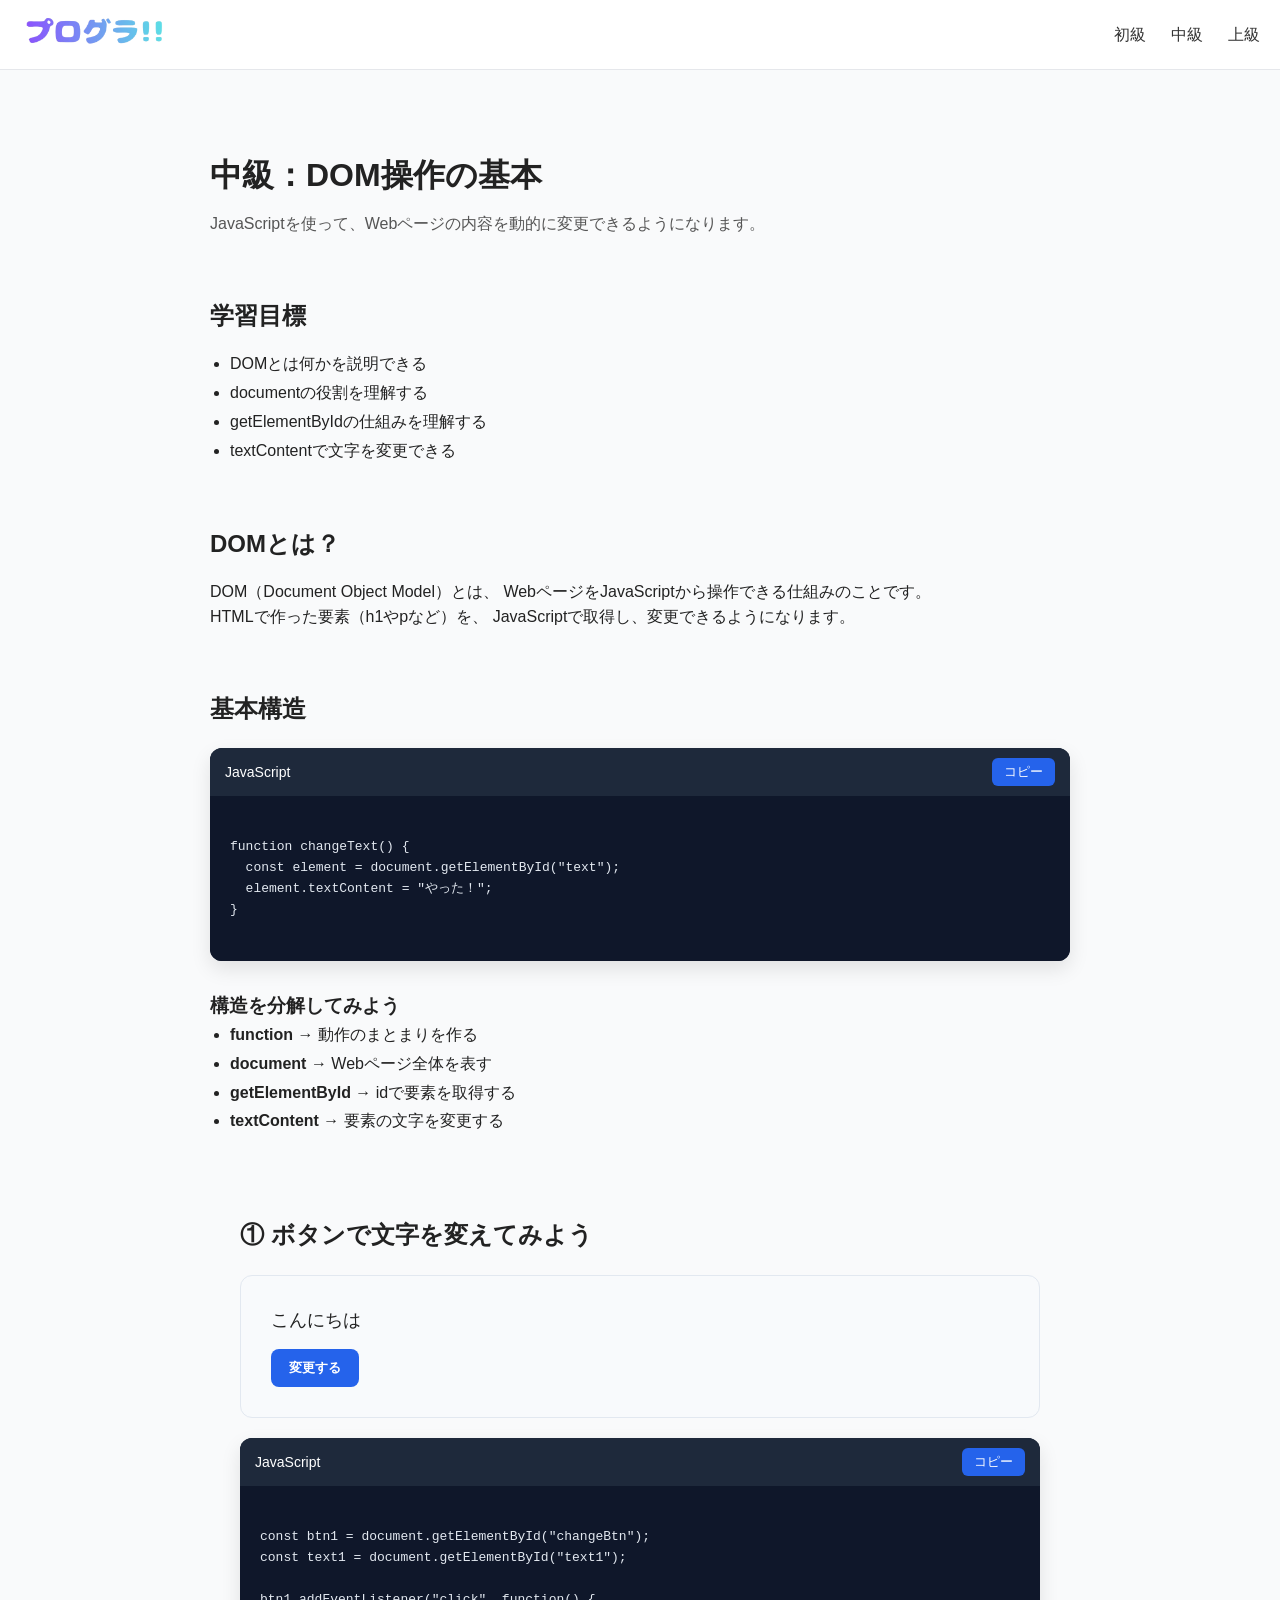
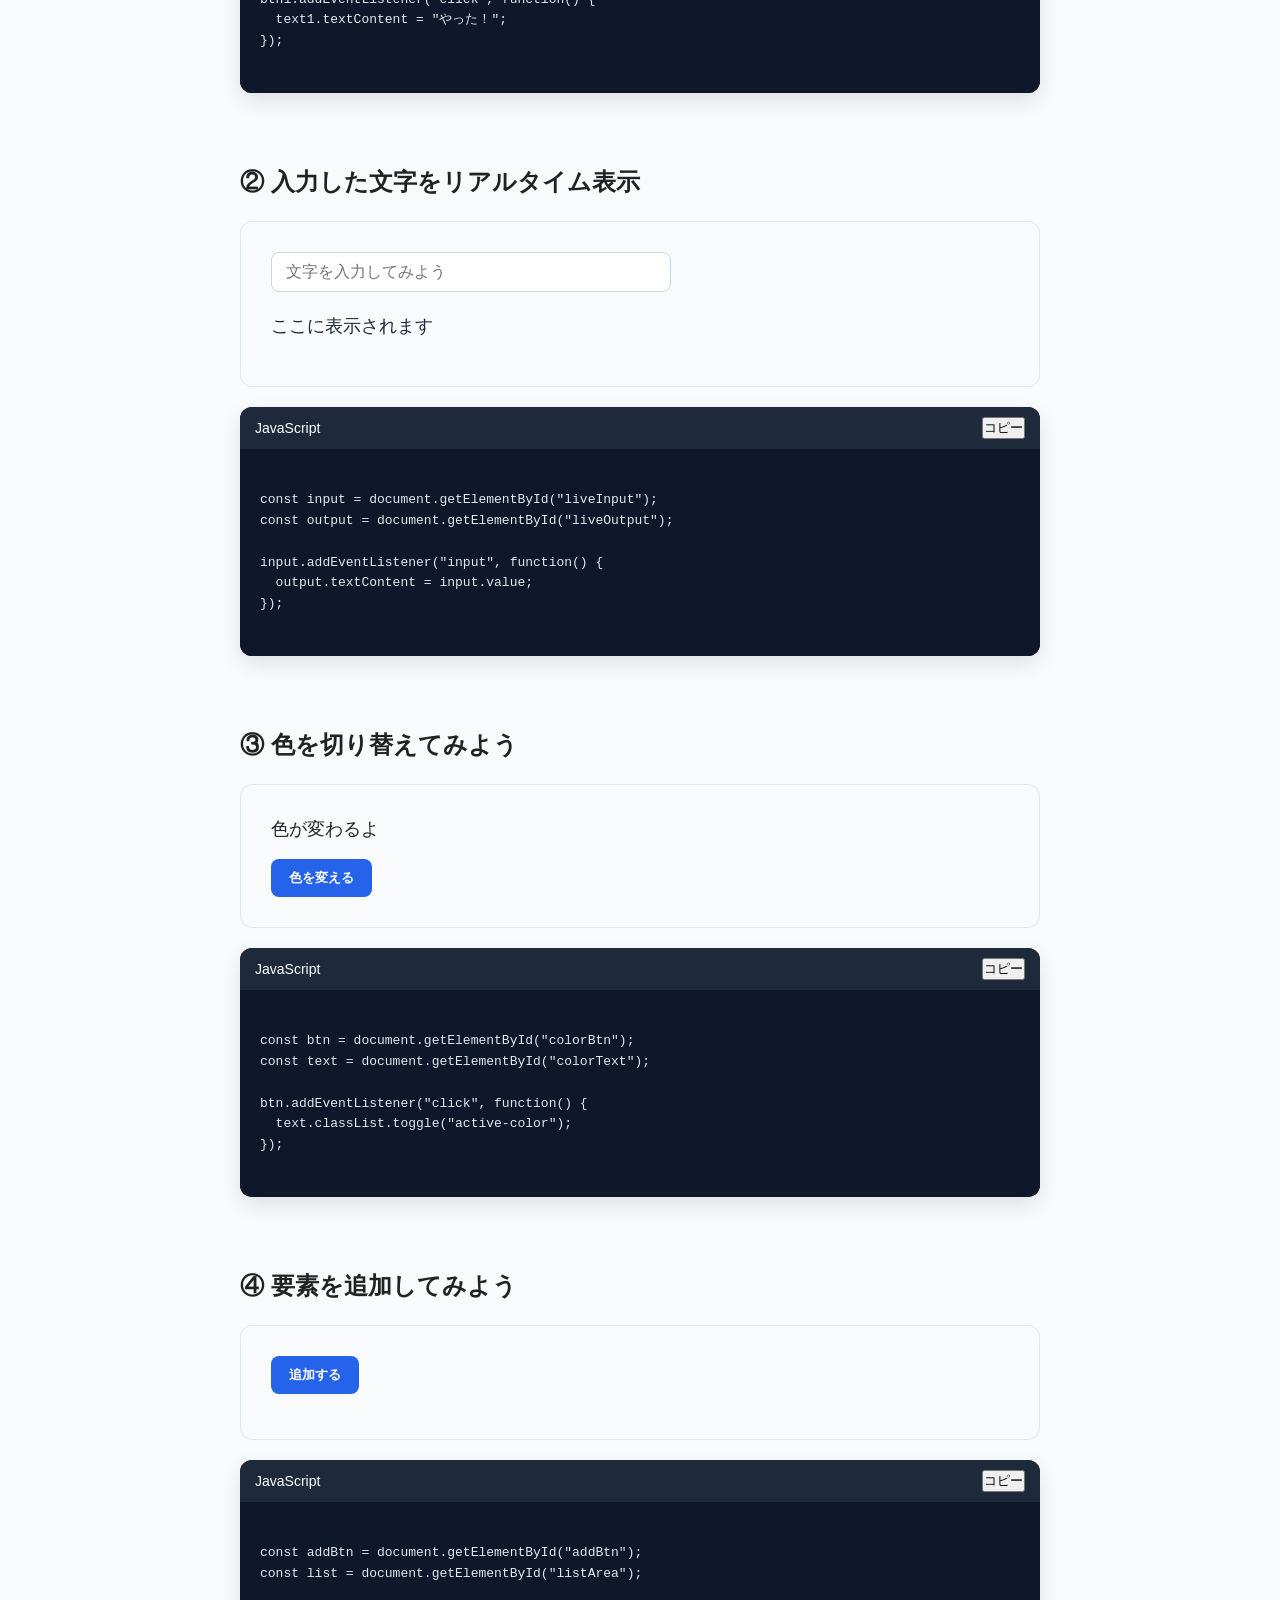
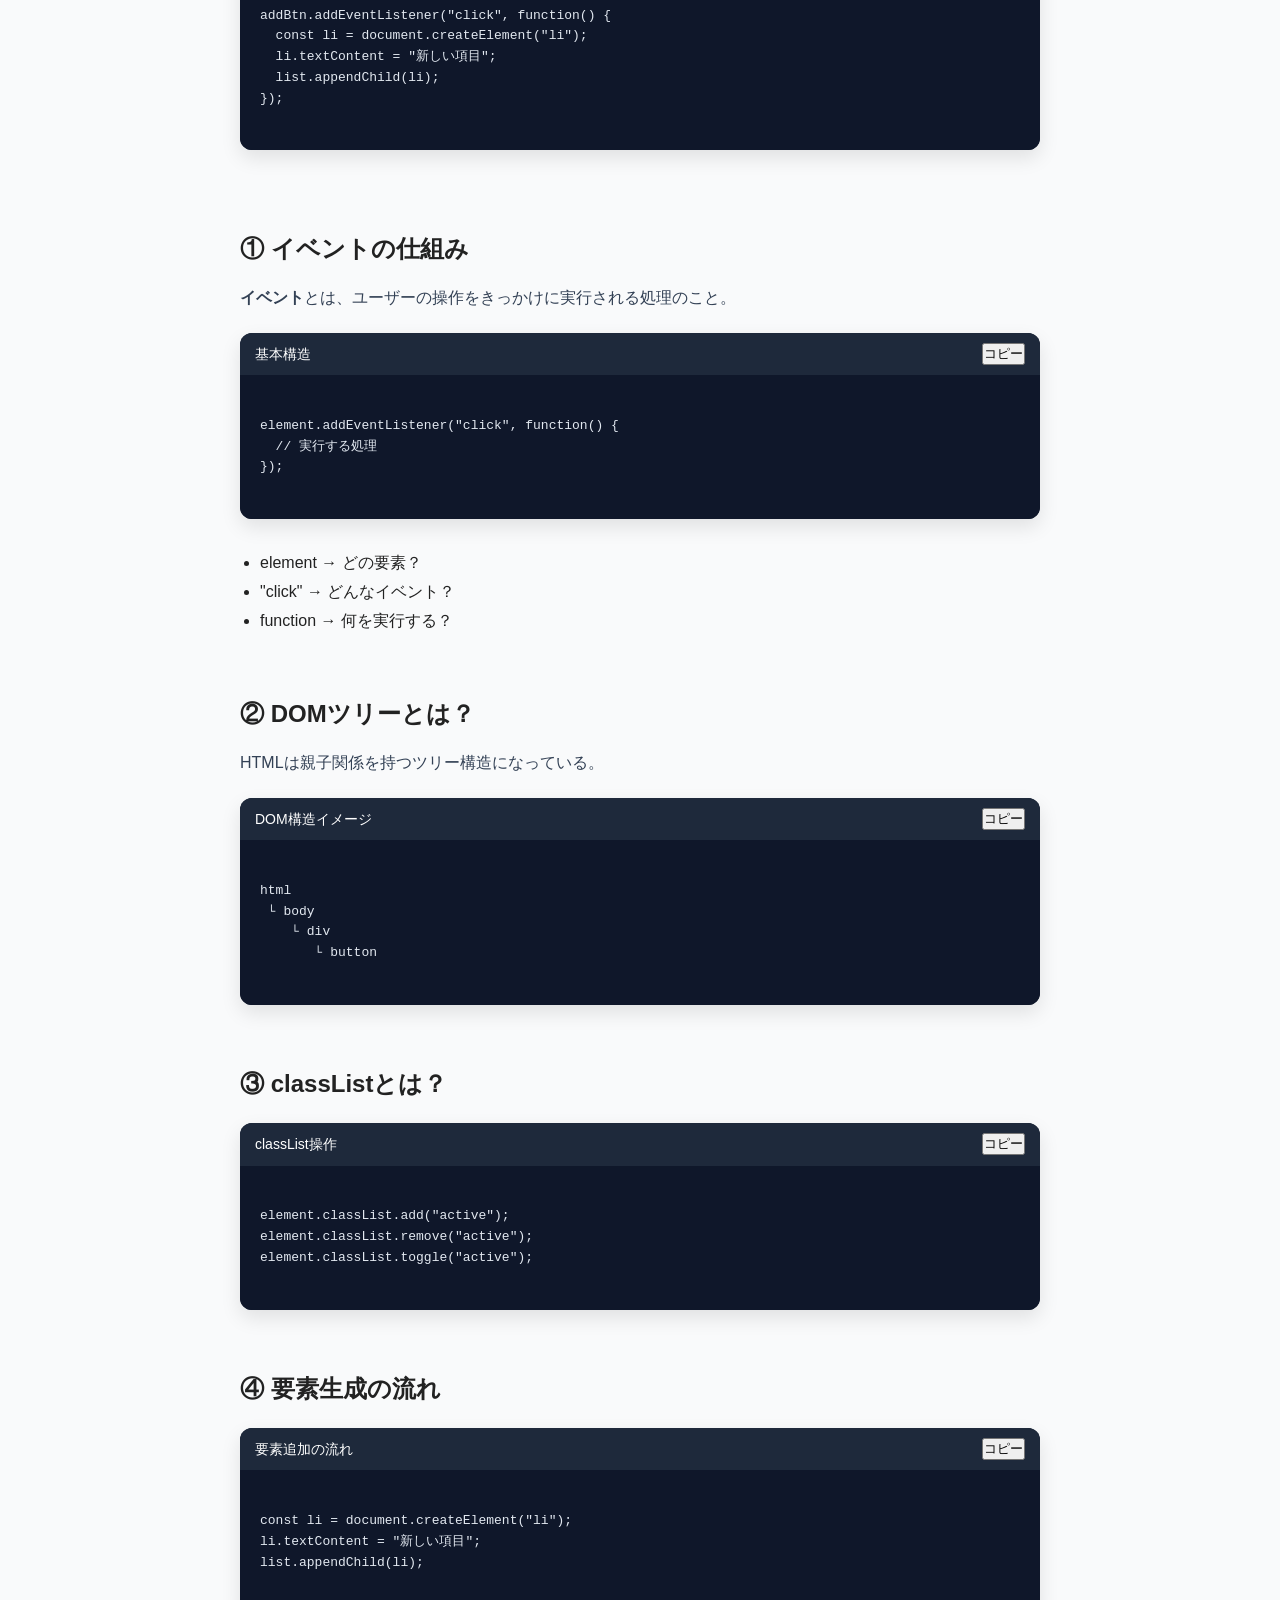
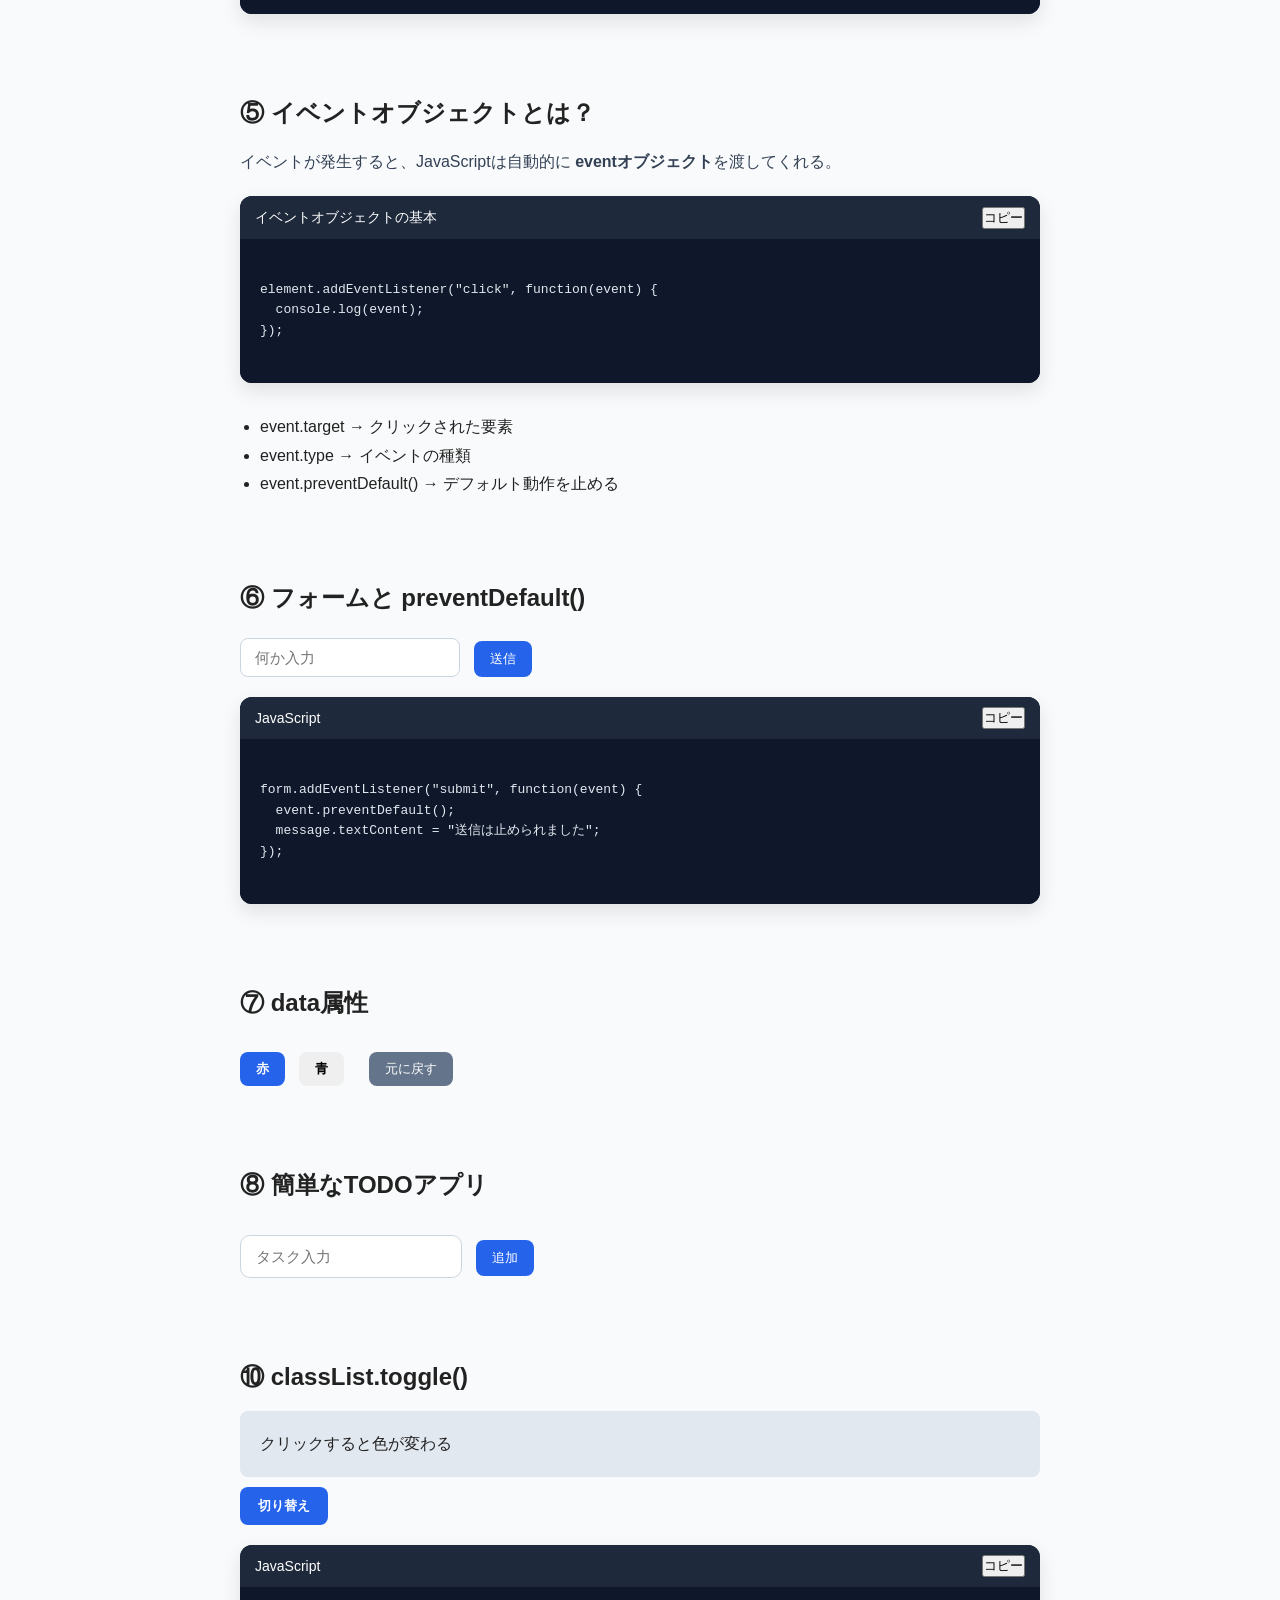
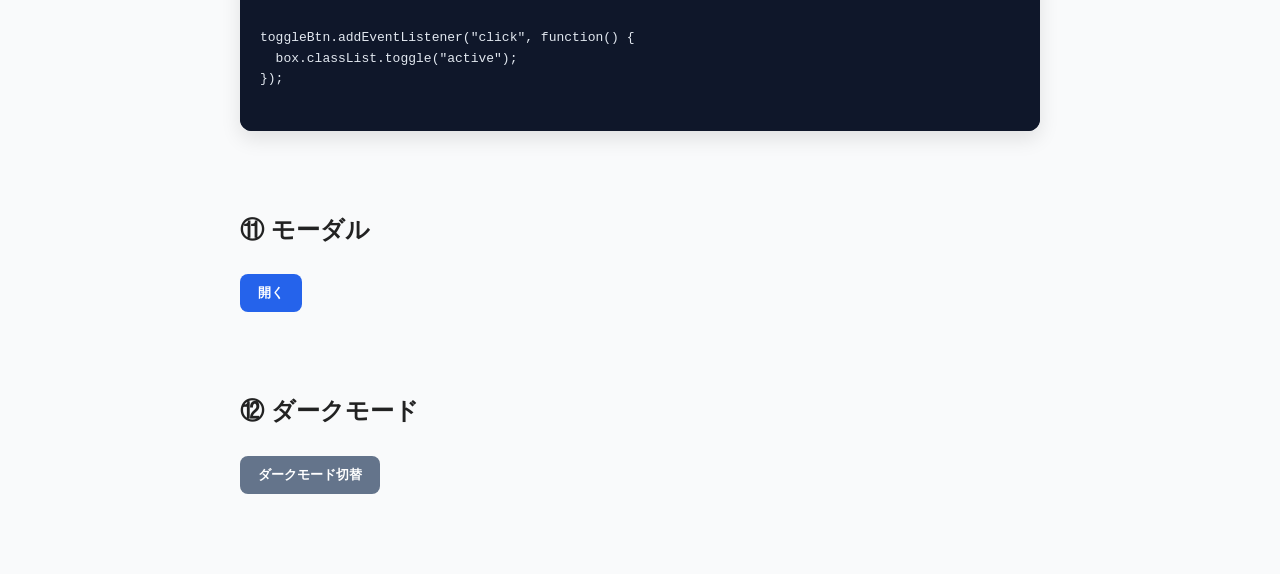
<file: プログラ道場/pages/intermediate.html>
<!DOCTYPE html>
<html lang="ja">
<head>
  <meta charset="UTF-8">
  <meta name="viewport" content="width=device-width, initial-scale=1.0">
  <title>中級：DOM操作の基本</title>
  <link rel="stylesheet" href="../css/style.css">
</head>
<body>

<header class="site-header">
  <div class="container">
    <a href="../index.html" class="logo">
      <img src="../assets/images/logo.png" alt="プログラ道場">
    </a>
    <nav>
      <ul>
        <li><a href="beginner.html">初級</a></li>
        <li><a href="intermediate.html">中級</a></li>
        <li><a href="advanced.html">上級</a></li>
      </ul>
    </nav>
  </div>
</header>

  <section class="lesson-container">

    <h1>中級：DOM操作の基本</h1>
    <p class="lesson-sub">
      JavaScriptを使って、Webページの内容を動的に変更できるようになります。
    </p>

    <h2>学習目標</h2>
    <ul>
      <li>DOMとは何かを説明できる</li>
      <li>documentの役割を理解する</li>
      <li>getElementByIdの仕組みを理解する</li>
      <li>textContentで文字を変更できる</li>
    </ul>

    <h2>DOMとは？</h2>
    <p>
      DOM（Document Object Model）とは、
      WebページをJavaScriptから操作できる仕組みのことです。
    </p>
    <p>
      HTMLで作った要素（h1やpなど）を、
      JavaScriptで取得し、変更できるようになります。
    </p>

    <h2>基本構造</h2>

    <div class="code-wrapper">
  <div class="code-header">
    <span>JavaScript</span>
    <button class="copy-btn" onclick="copyCode(this)">コピー</button>
  </div>

  <pre><code>
function changeText() {
  const element = document.getElementById("text");
  element.textContent = "やった！";
}
  </code></pre>
</div>

    <h3>構造を分解してみよう</h3>

    <ul>
      <li><strong>function</strong> → 動作のまとまりを作る</li>
      <li><strong>document</strong> → Webページ全体を表す</li>
      <li><strong>getElementById</strong> → idで要素を取得する</li>
      <li><strong>textContent</strong> → 要素の文字を変更する</li>
    </ul>

  </section>

       <section class="practice-box">
  <h2>① ボタンで文字を変えてみよう</h2>

  <div class="demo-area">
    <p id="text1">こんにちは</p>
    <button id="changeBtn">変更する</button>
  </div>

  <div class="code-wrapper">
    <div class="code-header">
      <span>JavaScript</span>
      <button class="copy-btn" onclick="copyCode(this)">コピー</button>
    </div>
    <pre><code>
const btn1 = document.getElementById("changeBtn");
const text1 = document.getElementById("text1");

btn1.addEventListener("click", function() {
  text1.textContent = "やった！";
});
    </code></pre>
  </div>
</section>

<section class="practice-box">
  <h2>② 入力した文字をリアルタイム表示</h2>

  <div class="demo-area">
    <input type="text" id="liveInput" placeholder="文字を入力してみよう">
    <p id="liveOutput">ここに表示されます</p>
  </div>

  <div class="code-wrapper">
    <div class="code-header">
      <span>JavaScript</span>
      <button onclick="copyCode(this)">コピー</button>
    </div>
    <pre><code>
const input = document.getElementById("liveInput");
const output = document.getElementById("liveOutput");

input.addEventListener("input", function() {
  output.textContent = input.value;
});
    </code></pre>
  </div>
</section>

<section class="practice-box">
  <h2>③ 色を切り替えてみよう</h2>

  <div class="demo-area">
    <p id="colorText">色が変わるよ</p>
    <button id="colorBtn">色を変える</button>
  </div>

  <div class="code-wrapper">
    <div class="code-header">
      <span>JavaScript</span>
      <button onclick="copyCode(this)">コピー</button>
    </div>
    <pre><code>
const btn = document.getElementById("colorBtn");
const text = document.getElementById("colorText");

btn.addEventListener("click", function() {
  text.classList.toggle("active-color");
});
    </code></pre>
  </div>
</section>

<section class="practice-box">
  <h2>④ 要素を追加してみよう</h2>

  <div class="demo-area">
    <button id="addBtn">追加する</button>
    <ul id="listArea"></ul>
  </div>

  <div class="code-wrapper">
    <div class="code-header">
      <span>JavaScript</span>
      <button onclick="copyCode(this)">コピー</button>
    </div>
    <pre><code>
const addBtn = document.getElementById("addBtn");
const list = document.getElementById("listArea");

addBtn.addEventListener("click", function() {
  const li = document.createElement("li");
  li.textContent = "新しい項目";
  list.appendChild(li);
});
    </code></pre>
  </div>
</section>

<section class="theory-section">

  <h2>① イベントの仕組み</h2>

  <p><strong>イベント</strong>とは、ユーザーの操作をきっかけに実行される処理のこと。</p>

  <div class="code-wrapper">
    <div class="code-header">
      <span>基本構造</span>
      <button onclick="copyCode(this)">コピー</button>
    </div>
    <pre><code>
element.addEventListener("click", function() {
  // 実行する処理
});
    </code></pre>
  </div>

  <ul>
    <li>element → どの要素？</li>
    <li>"click" → どんなイベント？</li>
    <li>function → 何を実行する？</li>
  </ul>

  <h2>② DOMツリーとは？</h2>

  <p>HTMLは親子関係を持つツリー構造になっている。</p>

  <div class="code-wrapper">
    <div class="code-header">
      <span>DOM構造イメージ</span>
      <button onclick="copyCode(this)">コピー</button>
    </div>
    <pre><code>
html
 └ body
    └ div
       └ button
    </code></pre>
  </div>

  <h2>③ classListとは？</h2>

  <div class="code-wrapper">
    <div class="code-header">
      <span>classList操作</span>
      <button onclick="copyCode(this)">コピー</button>
    </div>
    <pre><code>
element.classList.add("active");
element.classList.remove("active");
element.classList.toggle("active");
    </code></pre>
  </div>

  <h2>④ 要素生成の流れ</h2>

  <div class="code-wrapper">
    <div class="code-header">
      <span>要素追加の流れ</span>
      <button onclick="copyCode(this)">コピー</button>
    </div>
    <pre><code>
const li = document.createElement("li");
li.textContent = "新しい項目";
list.appendChild(li);
    </code></pre>
  </div>

</section>

<section class="theory-section">

  <h2>⑤ イベントオブジェクトとは？</h2>

  <p>
    イベントが発生すると、JavaScriptは自動的に
    <strong>eventオブジェクト</strong>を渡してくれる。
  </p>

  <div class="code-wrapper">
    <div class="code-header">
      <span>イベントオブジェクトの基本</span>
      <button onclick="copyCode(this)">コピー</button>
    </div>
    <pre><code>
element.addEventListener("click", function(event) {
  console.log(event);
});
    </code></pre>
  </div>

  <ul>
    <li>event.target → クリックされた要素</li>
    <li>event.type → イベントの種類</li>
    <li>event.preventDefault() → デフォルト動作を止める</li>
  </ul>

</section>

<section class="theory-section">

  <h2>⑥ フォームと preventDefault()</h2>

  <form id="sampleForm">
    <input type="text" placeholder="何か入力">
    <button type="submit">送信</button>
  </form>

  <p id="formMessage"></p>

  <div class="code-wrapper">
    <div class="code-header">
      <span>JavaScript</span>
      <button onclick="copyCode(this)">コピー</button>
    </div>
    <pre><code>
form.addEventListener("submit", function(event) {
  event.preventDefault();
  message.textContent = "送信は止められました";
});
    </code></pre>
  </div>

</section>

<section class="theory-section">

  <h2>⑦ data属性</h2>

  <button class="dataBtn" data-color="red">赤</button>
  <button class="dataBtn" data-color="blue">青</button>
  <button id="resetColor">元に戻す</button>

</section>

<section class="theory-section">

  <h2>⑧ 簡単なTODOアプリ</h2>

  <input type="text" id="todoInput" placeholder="タスク入力">
  <button id="todoAdd">追加</button>
  <ul id="todoList"></ul>

</section>

<section class="theory-section">

  <h2>⑩ classList.toggle()</h2>

  <div id="boxToggle" class="box">
    クリックすると色が変わる
  </div>

  <button id="toggleBtn" class="btn">切り替え</button>

  <div class="code-wrapper">
    <div class="code-header">
      <span>JavaScript</span>
      <button onclick="copyCode(this)">コピー</button>
    </div>
    <pre><code>
toggleBtn.addEventListener("click", function() {
  box.classList.toggle("active");
});
    </code></pre>
  </div>

</section>

<section class="theory-section">

  <h2>⑪ モーダル</h2>

  <button id="openModal" class="btn">開く</button>

  <div id="modal" class="modal">
    <div class="modal-content">
      <p>これがモーダルです</p>
      <button id="closeModal">閉じる</button>
    </div>
  </div>

</section>

<section class="theory-section">

  <h2>⑫ ダークモード</h2>

  <button id="darkToggle" class="btn secondary">ダークモード切替</button>

</section>

  <script src="../js/intermediate.js"></script>
</body>
</html>
</file>
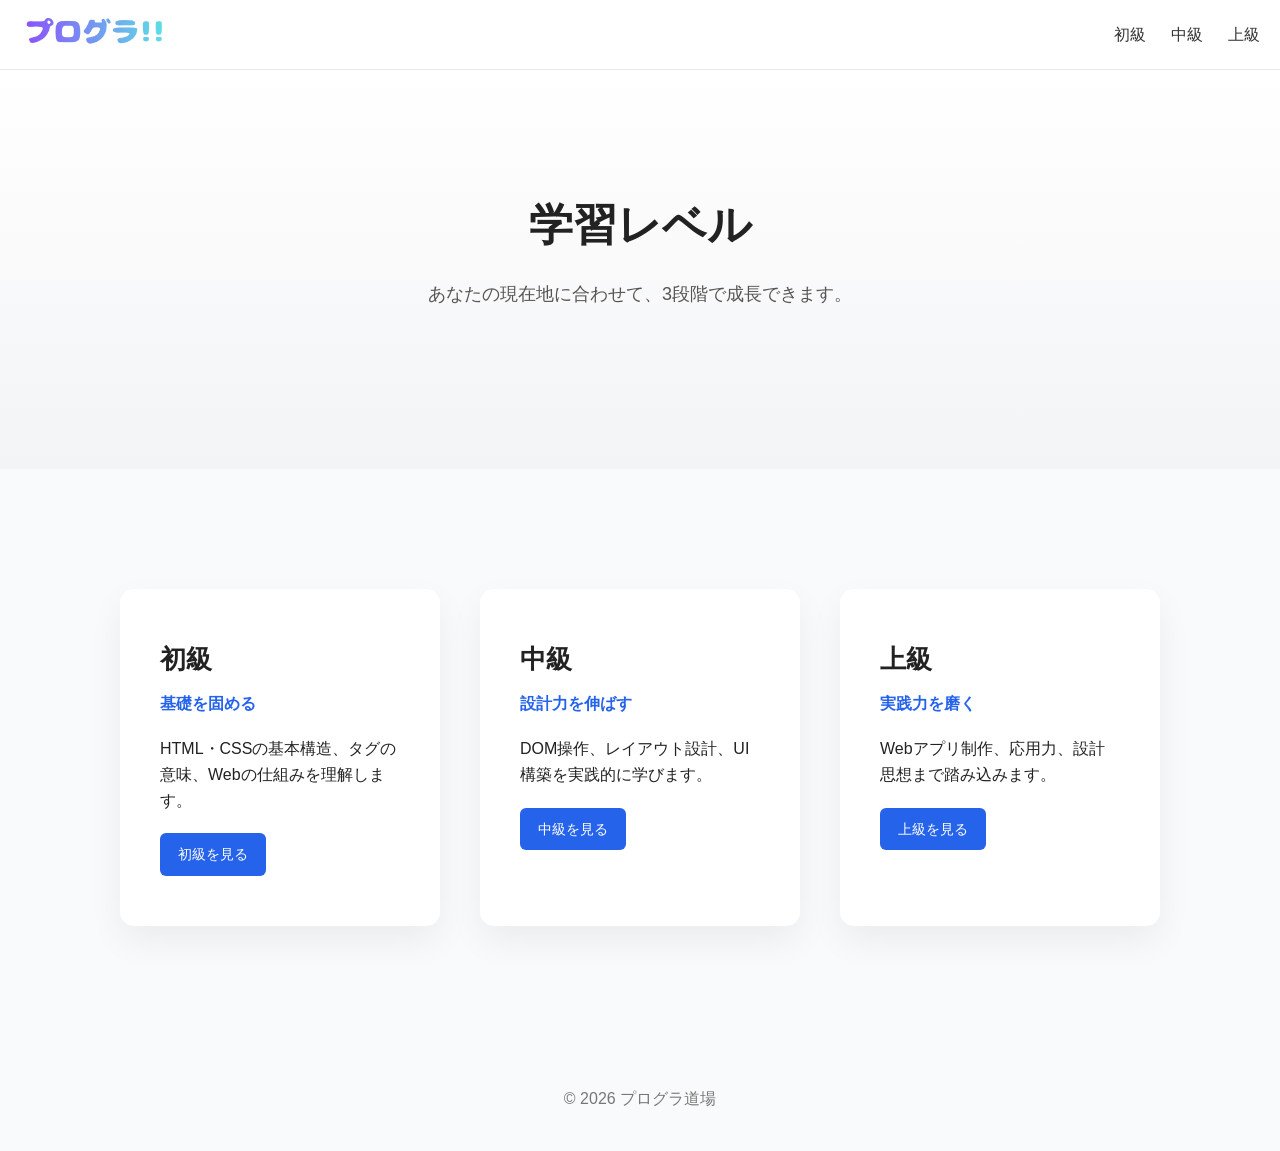
<file: プログラ道場/pages/level.html>
<!DOCTYPE html>
<html lang="ja">
<head>
<meta charset="UTF-8">
<meta name="viewport" content="width=device-width, initial-scale=1.0">
<title>学習レベル | プログラ道場</title>
<link rel="stylesheet" href="../css/style.css">
</head>
<body>

<header class="site-header">
  <div class="container">
    <a href="../index.html" class="logo">
      <img src="../assets/images/logo.png" alt="プログラ道場">
    </a>
    <nav>
      <ul>
        <li><a href="beginner.html">初級</a></li>
        <li><a href="intermediate.html">中級</a></li>
        <li><a href="advanced.html">上級</a></li>
      </ul>
    </nav>
  </div>
</header>

<section class="hero">
  <div class="hero-inner">
    <h1>学習レベル</h1>
    <p class="hero-sub">
      あなたの現在地に合わせて、3段階で成長できます。
    </p>
  </div>
</section>

<section class="levels-section">
  <div class="levels-wrapper">
    <div class="level-card beginner">
      <h2>初級</h2>
      <p class="level-sub">基礎を固める</p>
      <p>
        HTML・CSSの基本構造、タグの意味、Webの仕組みを理解します。
      </p>
      <a href="beginner.html" class="level-btn">初級を見る</a>
    </div>

    <div class="level-card intermediate">
      <h2>中級</h2>
      <p class="level-sub">設計力を伸ばす</p>
      <p>
        DOM操作、レイアウト設計、UI構築を実践的に学びます。
      </p>
      <a href="intermediate.html" class="level-btn">中級を見る</a>
    </div>

    <div class="level-card advanced">
      <h2>上級</h2>
      <p class="level-sub">実践力を磨く</p>
      <p>
        Webアプリ制作、応用力、設計思想まで踏み込みます。
      </p>
      <a href="advanced.html" class="level-btn">上級を見る</a>
    </div>
  </div>
</section>

<footer style="text-align:center; padding:40px 0; color:#777;">
  © 2026 プログラ道場
</footer>

</body>
</html>
</file>
<file: プログラ道場/css/style.css>
/* リセット簡易版 */
* {
  margin: 0;
  padding: 0;
  box-sizing: border-box;
}

body {
  font-family: "Noto Sans JP", sans-serif;
  background-color: #f9fafb;
  color: #222;
  line-height: 1.6;
}

.site-header {
  background: #ffffff;
  border-bottom: 1px solid #e5e7eb;
  position: sticky;
  top: 0;
  z-index: 100;
  height: 70px;        /* ← 高さ固定 */
}

.container {
  width: 100%;
  padding: 0 20px;
  display: flex;
  align-items: center;
  justify-content: space-between;
  height: 100%;        /* ← ヘッダーに合わせる */
}

.logo img {
  height: 150px;        /* ← ヘッダーより少し小さく */
}

nav ul {
  list-style: none;
  display: flex;
  gap: 25px;
}

nav a {
  text-decoration: none;
  color: #333;
  font-weight: 500;
}

nav a:hover {
  color: #2563eb;
}

.container-column {
  width: 90%;
  max-width: 900px;
  margin: 80px auto;
  text-align: center;
}

.about h2 {
  font-size: 28px;
  margin-bottom: 20px;
}

.about p {
  color: #555;
  margin-bottom: 15px;
}

.levels {
  padding: 80px 0;
  background: #f3f4f6;
}

.levels-container {
  display: flex;
  justify-content: center;
  gap: 40px;
  width: 90%;
  max-width: 1100px;
  margin: auto;
}

.level-card {
  background: #ffffff;
  padding: 40px;
  border-radius: 10px;
  width: 300px;
  text-align: center;
  box-shadow: 0 5px 20px rgba(0,0,0,0.05);
  transition: transform 0.2s ease;
}

.level-card:hover {
  transform: translateY(-5px);
}

.level-card h3 {
  margin-bottom: 15px;
}

.hero {
  padding: 120px 20px;
  text-align: center;
  background: linear-gradient(to bottom, #ffffff, #f3f4f6);
}

.hero-inner {
  max-width: 900px;
  margin: auto;
}

.hero h1 {
  font-size: 44px;
  margin-bottom: 20px;
  font-weight: 700;
}

.hero-sub {
  font-size: 18px;
  color: #555;
  margin-bottom: 40px;
}

.hero-buttons {
  display: flex;
  justify-content: center;
  gap: 20px;
}

.btn {
  padding: 14px 28px;
  border-radius: 6px;
  text-decoration: none;
  font-weight: 600;
}

.primary {
  background: #2563eb;
  color: #fff;
}

.primary:hover {
  background: #1e4fd1;
}

.secondary {
  border: 1px solid #2563eb;
  color: #2563eb;
}

.features {
  padding: 100px 20px;
  background: #ffffff;
}

.levels-section {
  padding: 120px 20px;
  background: #f8fafc;
}

.levels-wrapper {
  max-width: 1200px;
  margin: auto;
  display: flex;
  gap: 40px;
  justify-content: center;
}

.level-card {
  background: #ffffff;
  padding: 50px 40px;
  width: 320px;
  border-radius: 14px;
  box-shadow: 0 15px 35px rgba(0,0,0,0.06);
  transition: all 0.25s ease;
  text-align: left;
}

.level-card:hover {
  transform: translateY(-8px);
  box-shadow: 0 25px 50px rgba(0,0,0,0.1);
}

.level-card h2 {
  font-size: 26px;
  margin-bottom: 10px;
}

.level-sub {
  color: #2563eb;
  font-weight: 600;
  margin-bottom: 20px;
}

.level-btn {
  display: inline-block;
  margin-top: 20px;
  padding: 10px 18px;
  background: #2563eb;
  color: white;
  border-radius: 6px;
  text-decoration: none;
  font-size: 14px;
}

.level-btn:hover {
  background: #1e4fd1;
}

.lesson-content {
  padding: 100px 20px;
}

.lesson-inner {
  max-width: 900px;
  margin: 0 auto;
}

.lesson-content h2 {
  margin-top: 80px;
  margin-bottom: 20px;
  font-size: 28px;
}

.lesson-content p {
  line-height: 1.8;
  color: #444;
}

.code-wrapper {
  background: #0f172a;
  border-radius: 10px;
  overflow: hidden;
  margin: 30px 0;
  box-shadow: 0 10px 30px rgba(0,0,0,0.1);
}

.code-header {
  display: flex;
  justify-content: space-between;
  align-items: center;
  background: #1e293b;
  padding: 10px 15px;
  font-size: 14px;
  color: #cbd5e1;
}

.copy-btn {
  background: #2563eb;
  border: none;
  color: white;
  padding: 5px 12px;
  border-radius: 4px;
  cursor: pointer;
  font-size: 12px;
}

.copy-btn:hover {
  background: #1e4fd1;
}

.code-wrapper pre {
  margin: 0;
  padding: 20px;
  overflow-x: auto;
  font-family: monospace;
  color: #f8fafc;
}

.feature-container {
  display: flex;
  justify-content: center;
  gap: 60px;
  max-width: 1100px;
  margin: auto;
}

.feature {
  max-width: 300px;
  text-align: center;
}

.feature h3 {
  margin-bottom: 15px;
}

.drag-container {
  margin-top: 40px;
}

.choices {
  display: flex;
  flex-wrap: wrap;
  gap: 10px;
  margin-bottom: 20px;
}

.choice {
  padding: 8px 14px;
  background: #e2e8f0;
  border-radius: 6px;
  cursor: grab;
  user-select: none;
}

.choice:active {
  cursor: grabbing;
}

.answer-area {
  height: 60px;
  border: 2px dashed #2563eb;
  display: flex;
  align-items: center;
  justify-content: center;
  margin-bottom: 20px;
  border-radius: 8px;
}

#dragResult {
  font-weight: bold;
  margin-top: 10px;
}

.quiz-btn {
  margin-top: 20px;
  padding: 12px 26px;
  background: linear-gradient(135deg, #2563eb, #1e40af);
  color: white;
  border: none;
  border-radius: 8px;
  font-size: 15px;
  font-weight: 600;
  cursor: pointer;
  transition: all 0.2s ease;
  box-shadow: 0 6px 18px rgba(37, 99, 235, 0.3);
}

.quiz-btn:hover {
  transform: translateY(-2px);
  box-shadow: 0 10px 25px rgba(37, 99, 235, 0.4);
}

.quiz-btn:active {
  transform: translateY(0px);
  box-shadow: 0 4px 12px rgba(37, 99, 235, 0.3);
}

.practice-container {
  margin-top: 40px;
}

#codeInput {
  width: 100%;
  height: 140px;
  padding: 16px;
  font-family: "Consolas", monospace;
  font-size: 14px;
  background: #0f172a;
  color: #e2e8f0;
  border: 1px solid #1e293b;
  border-radius: 10px;
  outline: none;
  transition: all 0.3s ease;
}

#codeInput:focus {
  border-color: #2563eb;
  box-shadow: 0 0 0 3px rgba(37, 99, 235, 0.3);
}

.practice-preview {
  margin-top: 25px;
  padding: 20px;
  background: #f1f5f9;
  border-radius: 10px;
}

#previewArea {
  background: white;
  padding: 20px;
  border-radius: 8px;
  border: 1px solid #e2e8f0;
}

.correct-animate {
  animation: pop 0.4s ease;
}

@keyframes pop {
  0% { transform: scale(1); }
  50% { transform: scale(1.05); }
  100% { transform: scale(1); }
}

#codeInput2,
#codeInput3,
#codeInput4,
#codeInput5,
#codeInput6 {
  width: 100%;
  height: 120px;
  padding: 16px;
  font-family: "Consolas", monospace;
  font-size: 14px;
  background: #0f172a;
  color: #e2e8f0;
  border: 1px solid #1e293b;
  border-radius: 10px;
  outline: none;
  resize: none; /* ← これが重要 */
  transition: all 0.3s ease;
}

#codeInput2:focus,
#codeInput3:focus,
#codeInput4:focus,
#codeInput5:focus,
#codeInput6:focus {
  border-color: #2563eb;
  box-shadow: 0 0 0 3px rgba(37, 99, 235, 0.3);
}

.css-practice {
  margin-top: 40px;
}

.html-preview-box {
  background: #f1f5f9;
  padding: 20px;
  border-radius: 10px;
  margin-bottom: 15px;
}

.code-editor {
  width: 100%;
  height: 140px;
  padding: 16px;
  font-family: "Consolas", monospace;
  font-size: 14px;
  background: #0f172a;
  color: #e2e8f0;
  border: 1px solid #1e293b;
  border-radius: 10px;
  outline: none;
  resize: none;
  transition: 0.3s;
}

.css-structure-box {
  margin-top: 20px;
  padding: 25px;
  background: #0f172a;
  border-radius: 12px;
  color: #e2e8f0;
}

.structure-code {
  font-family: "Consolas", monospace;
  font-size: 15px;
  margin-bottom: 20px;
}

.structure-explain div {
  margin-bottom: 10px;
  font-size: 14px;
}

.label {
  padding: 3px 8px;
  border-radius: 6px;
  font-weight: bold;
}

.selector {
  background: #2563eb;
}

.property {
  background: #16a34a;
}

.value {
  background: #dc2626;
}

textarea {
  width: 100%;
  height: 120px;
  padding: 12px;
  font-family: monospace;
  font-size: 14px;
  border-radius: 8px;
  resize: none;
}

textarea {
  width: 100%;
  height: 120px;
  padding: 14px;
  background: #111827;
  color: #e5e7eb;
  border: 1px solid #374151;
  border-radius: 10px;
  font-family: monospace;
  font-size: 14px;
  resize: none;
  outline: none;
}

textarea:focus {
  border-color: #3b82f6;
}

.check-btn {
  margin-top: 10px;
  padding: 10px 18px;
  background: #2563eb;
  color: white;
  border: none;
  border-radius: 8px;
  font-weight: bold;
  cursor: pointer;
  transition: 0.2s ease;
}

.check-btn:hover {
  background: #1d4ed8;
  transform: translateY(-2px);
}

.lesson-container {
  max-width: 900px;
  margin: 80px auto;
  padding: 0 20px;
}

.lesson-container h1 {
  font-size: 32px;
  margin-bottom: 10px;
}

.lesson-sub {
  color: #555;
  margin-bottom: 40px;
}

.lesson-container h2 {
  margin-top: 60px;
  margin-bottom: 15px;
  font-size: 24px;
}

.lesson-container ul {
  margin-left: 20px;
  line-height: 1.8;
}

.code-wrapper {
  margin-top: 20px;
  border-radius: 12px;
  overflow: hidden;
  box-shadow: 0 8px 20px rgba(0,0,0,0.1);
}

.code-header {
  background: #1e293b;
  color: white;
  padding: 10px 15px;
  font-size: 14px;
}

.code-wrapper pre {
  margin: 0;
  padding: 20px;
  background: #0f172a;
  color: #e2e8f0;
  overflow-x: auto;
}

.copy-btn {
  background: #2563eb;
  color: white;
  border: none;
  padding: 5px 12px;
  border-radius: 6px;
  cursor: pointer;
  font-size: 13px;
  transition: 0.2s ease;
}

.copy-btn:hover {
  background: #1d4ed8;
}

.code-header {
  display: flex;
  justify-content: space-between;
  align-items: center;
}

/* ===== 中級 実践ブロック ===== */

.practice-box {
  margin-top: 70px;
  max-width: 800px;   /* ← 横幅制限 */
  margin-left: auto;
  margin-right: auto;
}

.demo-area {
  background: #f8fafc;
  border: 1px solid #e2e8f0;
  padding: 25px;
  border-radius: 12px;
  margin-top: 20px;
}

/* 実演エリア */
.demo-area {
  background: #f8fafc;
  border: 1px solid #e2e8f0;
  padding: 30px;
  border-radius: 12px;
  margin-top: 20px;
  transition: 0.2s ease;
}

.demo-area:hover {
  box-shadow: 0 6px 20px rgba(0, 0, 0, 0.05);
}

/* 文字 */
.demo-area p {
  font-size: 18px;
  margin-bottom: 15px;
}

/* ボタン */
.demo-area button {
  padding: 10px 18px;
  background: #2563eb;
  color: white;
  border: none;
  border-radius: 8px;
  font-weight: 600;
  cursor: pointer;
  transition: 0.2s ease;
}

.demo-area button:hover {
  background: #1d4ed8;
  transform: translateY(-2px);
}

.demo-area button:active {
  transform: translateY(0px);
}

.active-color {
  color: red;
  font-weight: bold;
}

/* ===== リアルタイム入力 ===== */

.demo-area input {
  width: 100%;
  max-width: 400px;
  padding: 10px 14px;
  border-radius: 8px;
  border: 1px solid #cbd5e1;
  font-size: 16px;
  margin-bottom: 15px;
  transition: 0.2s ease;
}

.demo-area input:focus {
  outline: none;
  border-color: #2563eb;
  box-shadow: 0 0 0 3px rgba(37, 99, 235, 0.15);
}

#liveOutput {
  font-size: 18px;
  font-weight: 500;
  color: #1e293b;
  margin-top: 5px;
}

/* ===== 追加リスト ===== */

#listArea {
  margin-top: 15px;
  padding-left: 20px;
}

#listArea li {
  margin-bottom: 8px;
  font-size: 16px;
  color: #334155;
  background: #f1f5f9;
  padding: 6px 10px;
  border-radius: 6px;
  transition: 0.2s ease;
}

#listArea li:hover {
  background: #e2e8f0;
}

.theory-section {
  max-width: 800px;
  margin: 80px auto;
}

.theory-section h2 {
  margin-top: 60px;
  margin-bottom: 15px;
  font-size: 24px;
}

.theory-section p {
  margin-bottom: 15px;
  line-height: 1.8;
  color: #334155;
}

.theory-section ul {
  margin-left: 20px;
  line-height: 1.8;
}

/* ===== フォームセクション ===== */

#sampleForm {
  margin-top: 20px;
}

#sampleForm input {
  padding: 10px 14px;
  border-radius: 8px;
  border: 1px solid #cbd5e1;
  font-size: 15px;
  margin-right: 10px;
  transition: 0.2s ease;
}

#sampleForm input:focus {
  outline: none;
  border-color: #2563eb;
  box-shadow: 0 0 0 3px rgba(37, 99, 235, 0.15);
}

#sampleForm button {
  padding: 9px 16px;
  background: #2563eb;
  color: white;
  border: none;
  border-radius: 8px;
  cursor: pointer;
  transition: 0.2s ease;
}

#sampleForm button:hover {
  background: #1d4ed8;
}

#formMessage {
  margin-top: 12px;
  font-weight: 600;
  color: #16a34a;
}

/* ===== data属性ボタン ===== */

.dataBtn {
  padding: 8px 16px;
  margin-right: 10px;
  margin-top: 15px;
  border: none;
  border-radius: 8px;
  cursor: pointer;
  font-weight: 600;
  transition: 0.2s ease;
}

.dataBtn:nth-child(1) {
  background: #ef4444;
  color: white;
}

.dataBtn:nth-child(2) {
  background: #2563eb;
  color: white;
}

.dataBtn:hover {
  transform: translateY(-2px);
  opacity: 0.9;
}

/* ===== TODOアプリ ===== */

#todoInput {
  padding: 10px 14px;
  border-radius: 8px;
  border: 1px solid #cbd5e1;
  font-size: 15px;
  margin-right: 10px;
  margin-top: 15px;
}

#todoAdd {
  padding: 9px 16px;
  background: #2563eb;
  color: white;
  border: none;
  border-radius: 8px;
  cursor: pointer;
  transition: 0.2s ease;
}

#todoAdd:hover {
  background: #1d4ed8;
}

#todoList {
  margin-top: 15px;
  padding-left: 20px;
}

#todoList li {
  margin-bottom: 8px;
  background: #f1f5f9;
  padding: 6px 10px;
  border-radius: 6px;
  transition: 0.2s ease;
}

#todoList li:hover {
  background: #e2e8f0;
}

#resetColor {
  padding: 8px 16px;
  margin-left: 10px;
  margin-top: 15px;
  border: none;
  border-radius: 8px;
  background: #64748b;
  color: white;
  cursor: pointer;
  transition: 0.2s ease;
}

#resetColor:hover {
  background: #475569;
}

.box {
  margin-top: 15px;
  padding: 20px;
  background: #e2e8f0;
  border-radius: 8px;
  transition: 0.3s ease;
}

.box.active {
  background: #2563eb;
  color: white;
}

.modal {
  display: none;
  position: fixed;
  inset: 0;
  background: rgba(0,0,0,0.5);
  justify-content: center;
  align-items: center;
}

.modal.active {
  display: flex;
}

.modal-content {
  background: white;
  padding: 30px;
  border-radius: 12px;
}

body.dark {
  background: #0f172a;
  color: #f1f5f9;
}

body.dark .box {
  background: #1e293b;
}

/* ===== 共通ボタンデザイン ===== */

.btn {
  padding: 10px 18px;
  border: none;
  border-radius: 8px;
  background: #2563eb;
  color: white;
  font-weight: 600;
  cursor: pointer;
  transition: 0.2s ease;
  margin-top: 10px;
}

.btn:hover {
  background: #1d4ed8;
  transform: translateY(-2px);
}

.btn.secondary {
  background: #64748b;
}

.btn.secondary:hover {
  background: #475569;
}

/* ===== 上級コンテナ ===== */

.advanced-container {
  max-width: 800px;
  margin: 80px auto;
  padding: 0 20px;
}

.advanced-section h1 {
  font-size: 30px;
  margin-bottom: 10px;
}

.advanced-section p {
  color: #64748b;
  margin-bottom: 30px;
}

/* ===== 入力エリア ===== */

.todo-input-area {
  display: flex;
  gap: 10px;
  margin-bottom: 25px;
}

#todoInput {
  flex: 1;
  padding: 12px 15px;
  border-radius: 10px;
  border: 1px solid #cbd5e1;
  font-size: 15px;
  transition: 0.2s ease;
}

#todoInput:focus {
  outline: none;
  border-color: #2563eb;
  box-shadow: 0 0 0 3px rgba(37, 99, 235, 0.15);
}

/* ===== フィルター ===== */

.todo-filter {
  margin-bottom: 20px;
}

.filter-btn {
  padding: 8px 14px;
  margin-right: 8px;
  border-radius: 20px;
  border: none;
  background: #e2e8f0;
  cursor: pointer;
  transition: 0.2s ease;
  font-weight: 600;
}

.filter-btn.active {
  background: #2563eb;
  color: white;
}

.filter-btn:hover {
  transform: translateY(-2px);
}

/* ===== リスト ===== */

.todo-list {
  list-style: none;
  padding: 0;
  margin: 0;
}

.todo-list li {
  background: #f8fafc;
  padding: 12px 15px;
  border-radius: 10px;
  margin-bottom: 10px;
  display: flex;
  justify-content: space-between;
  align-items: center;
  transition: 0.2s ease;
}

.todo-list li:hover {
  background: #f1f5f9;
}

/* 完了状態 */
.todo-list li.completed {
  text-decoration: line-through;
  opacity: 0.6;
}

/* ===== 削除ボタン ===== */

.todo-list button {
  background: #ef4444;
  border: none;
  color: white;
  padding: 6px 10px;
  border-radius: 6px;
  cursor: pointer;
  transition: 0.2s ease;
}

.todo-list button:hover {
  background: #dc2626;
}

/* ===== 全削除エリア ===== */

.todo-actions {
  margin-top: 25px;
}

/* ===== 上級コード解説 ===== */

.advanced-explain {
  margin-top: 80px;
}

.code-grid {
  display: grid;
  grid-template-columns: 1fr 1fr;
  gap: 20px;
  margin-top: 20px;
}

.code-column {
  background: #0f172a;
  color: #e2e8f0;
  padding: 20px;
  border-radius: 12px;
  overflow-x: auto;
}

.code-column h3 {
  margin-bottom: 10px;
  color: #38bdf8;
}

.advanced-learn {
  margin-top: 100px;
}

.explain-box {
  margin-top: 20px;
  padding: 20px;
  background: #f8fafc;
  border-left: 4px solid #2563eb;
  border-radius: 8px;
}

.explain-box h3 {
  margin-bottom: 8px;
}

body.dark .explain-box {
  background: #1e293b;
  border-left: 4px solid #38bdf8;
}

.answer-box {
  background: #f1f5f9;
  padding: 15px;
  border-radius: 8px;
}

body.dark .answer-box {
  background: #1e293b;
}

.result-box {
  margin-top: 15px;
  padding: 15px;
  background: #f1f5f9;
  border-radius: 8px;
}

.explain-box a {
  text-decoration: none;
  color: #2563eb;
  font-weight: bold;
}

.explain-box a:hover {
  text-decoration: underline;
}

.site-footer {
  margin-top: 120px;
  background: #0f172a;
  color: white;
  padding: 50px 20px 20px;
}

.footer-container {
  max-width: 1100px;
  margin: auto;
  display: flex;
  justify-content: space-between;
  flex-wrap: wrap;
}

.footer-left h3 {
  margin-bottom: 10px;
}

.footer-right h4 {
  margin-bottom: 10px;
}

.social-links a {
  display: block;
  margin-bottom: 8px;
  text-decoration: none;
  color: #cbd5e1;
  transition: 0.3s;
}

.social-links a:hover {
  color: #38bdf8;
  transform: translateX(5px);
}

.footer-bottom {
  text-align: center;
  margin-top: 40px;
  font-size: 14px;
  color: #94a3b8;
}

.social-links {
  display: flex;
  gap: 15px;
  margin-top: 10px;
}

.social-btn {
  display: flex;
  align-items: center;
  gap: 8px;
  padding: 10px 16px;
  background: #1e293b;
  border-radius: 8px;
  text-decoration: none;
  color: white;
  transition: 0.3s ease;
  font-size: 14px;
}

.social-btn:hover {
  background: #38bdf8;
  transform: translateY(-3px);
}

.icon {
  width: 18px;
  height: 18px;
}

.social-btn:nth-child(1):hover {
  background: #000000; /* X */
}

.social-btn:nth-child(2):hover {
  background: #ff0000; /* YouTube */
}

.social-btn:nth-child(3):hover {
  background: #24292e; /* GitHub */
}

.social-btn:hover {
  box-shadow: 0 8px 20px rgba(0,0,0,0.4);
}
</file>
